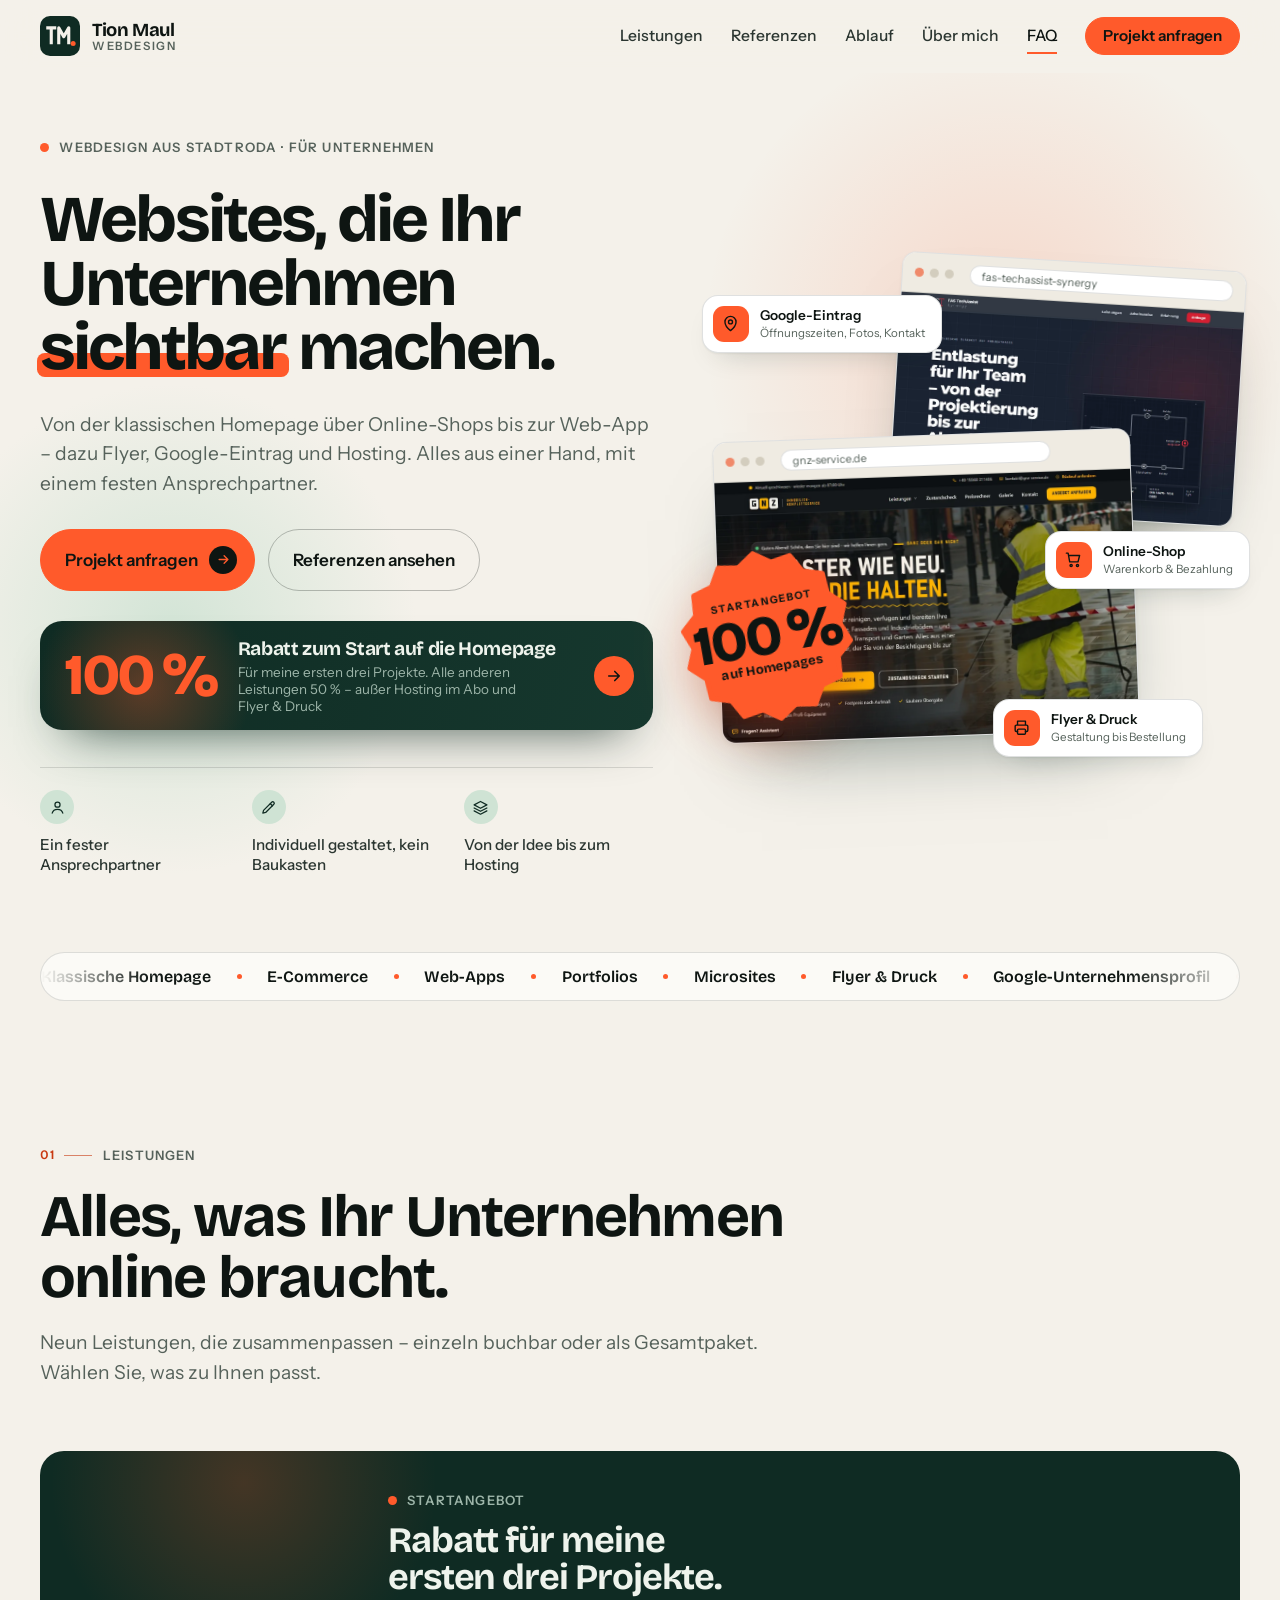
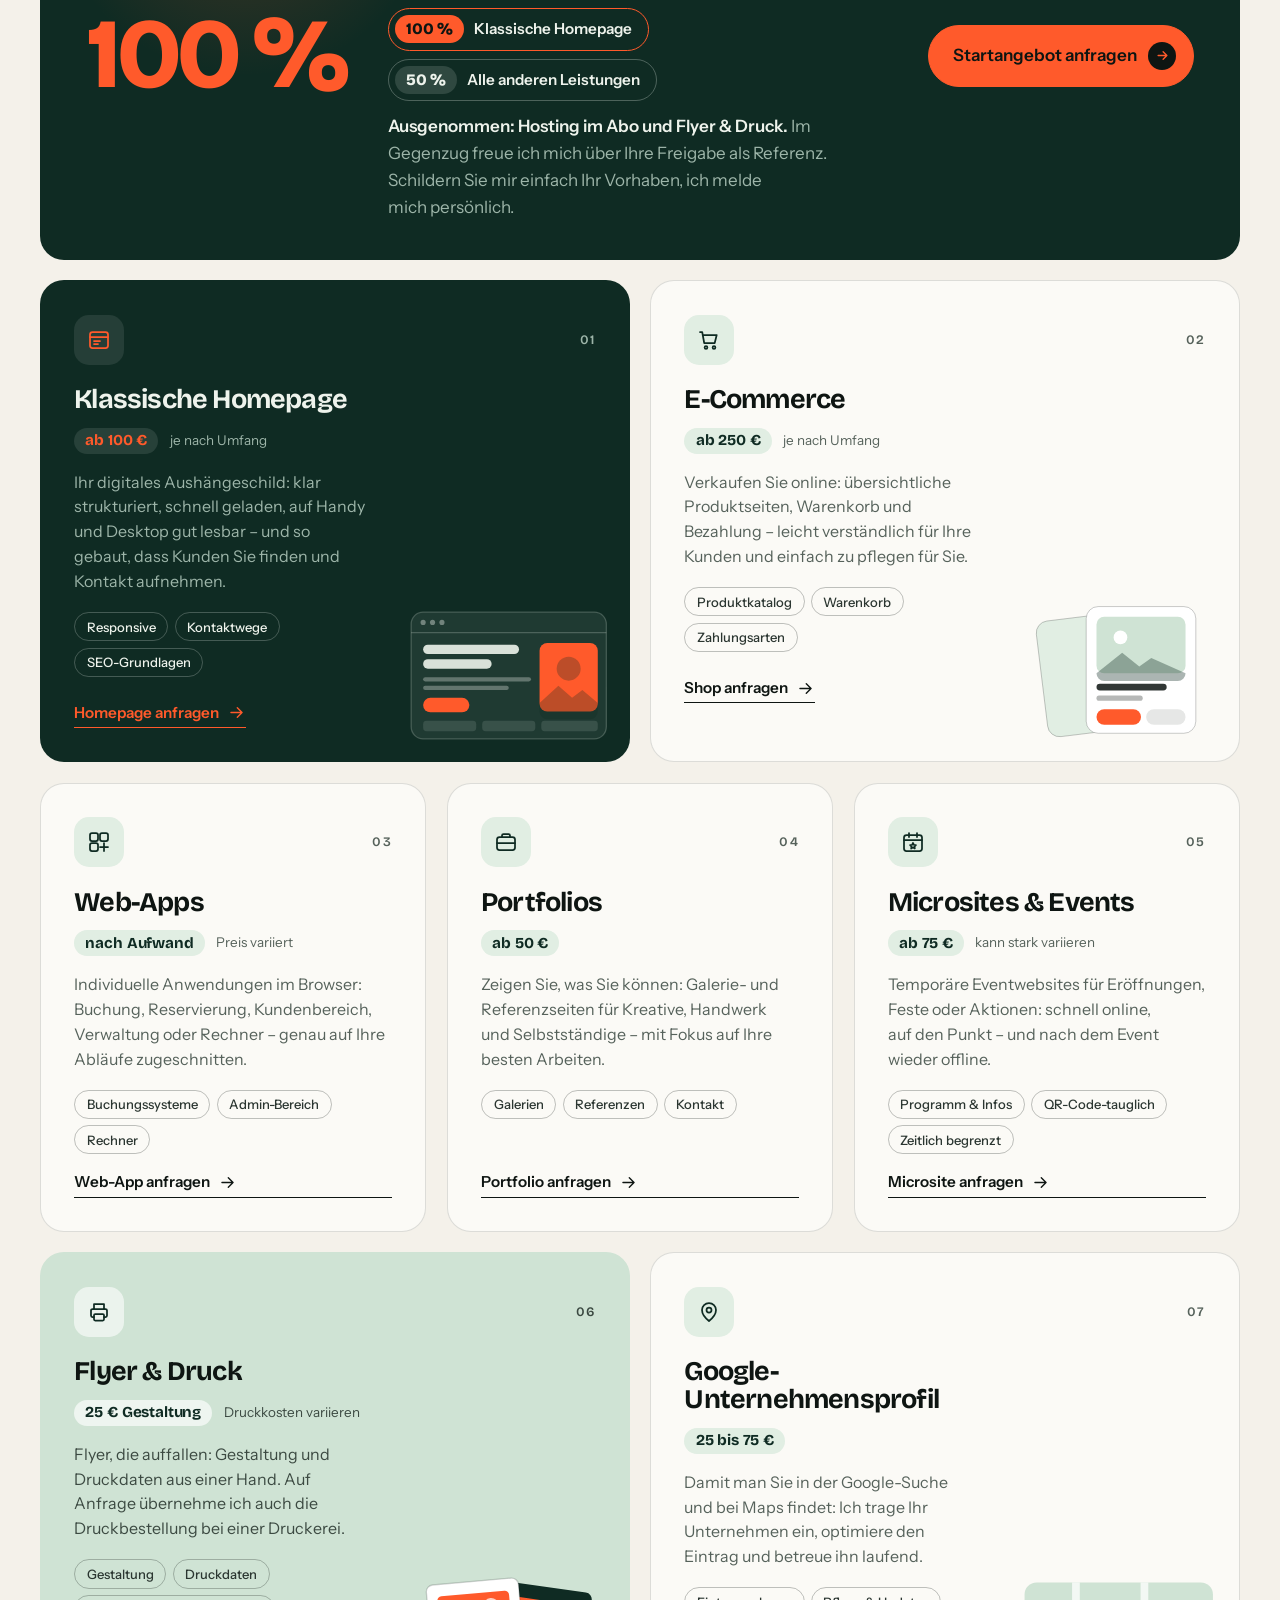
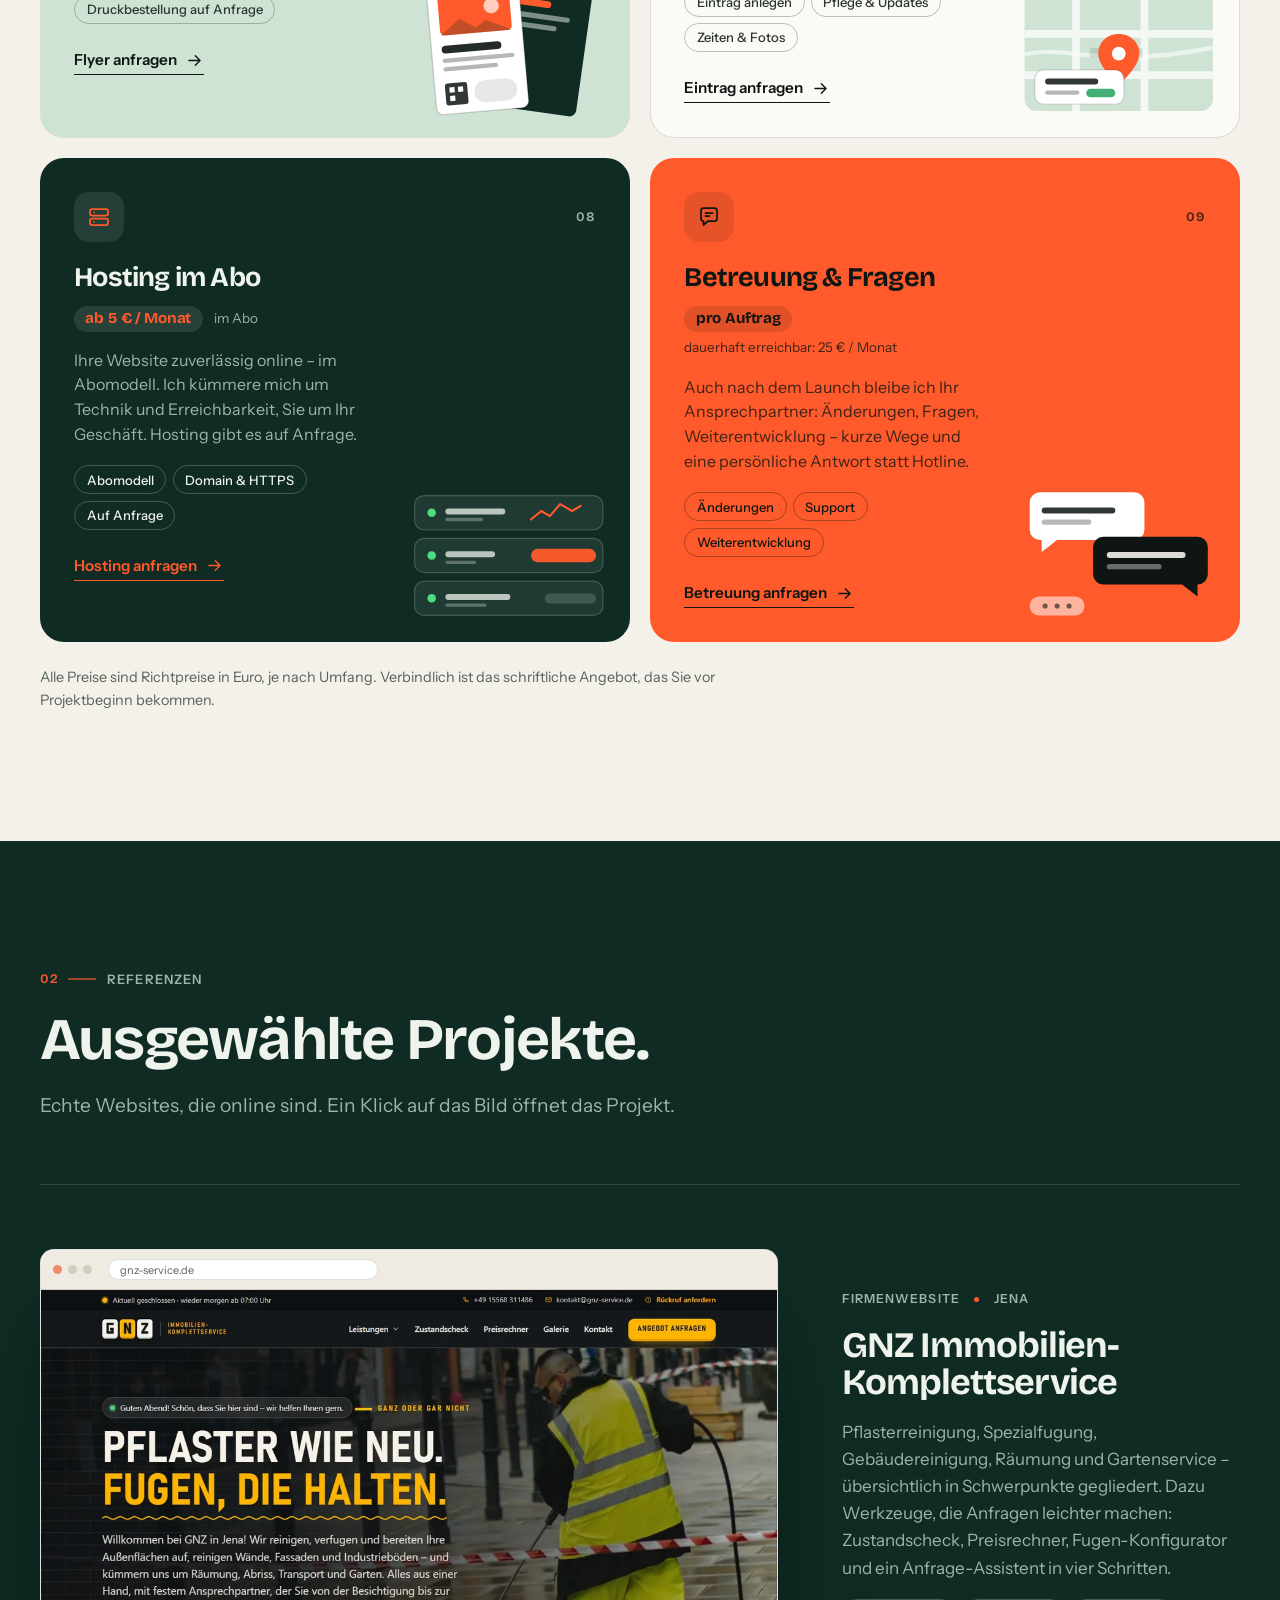
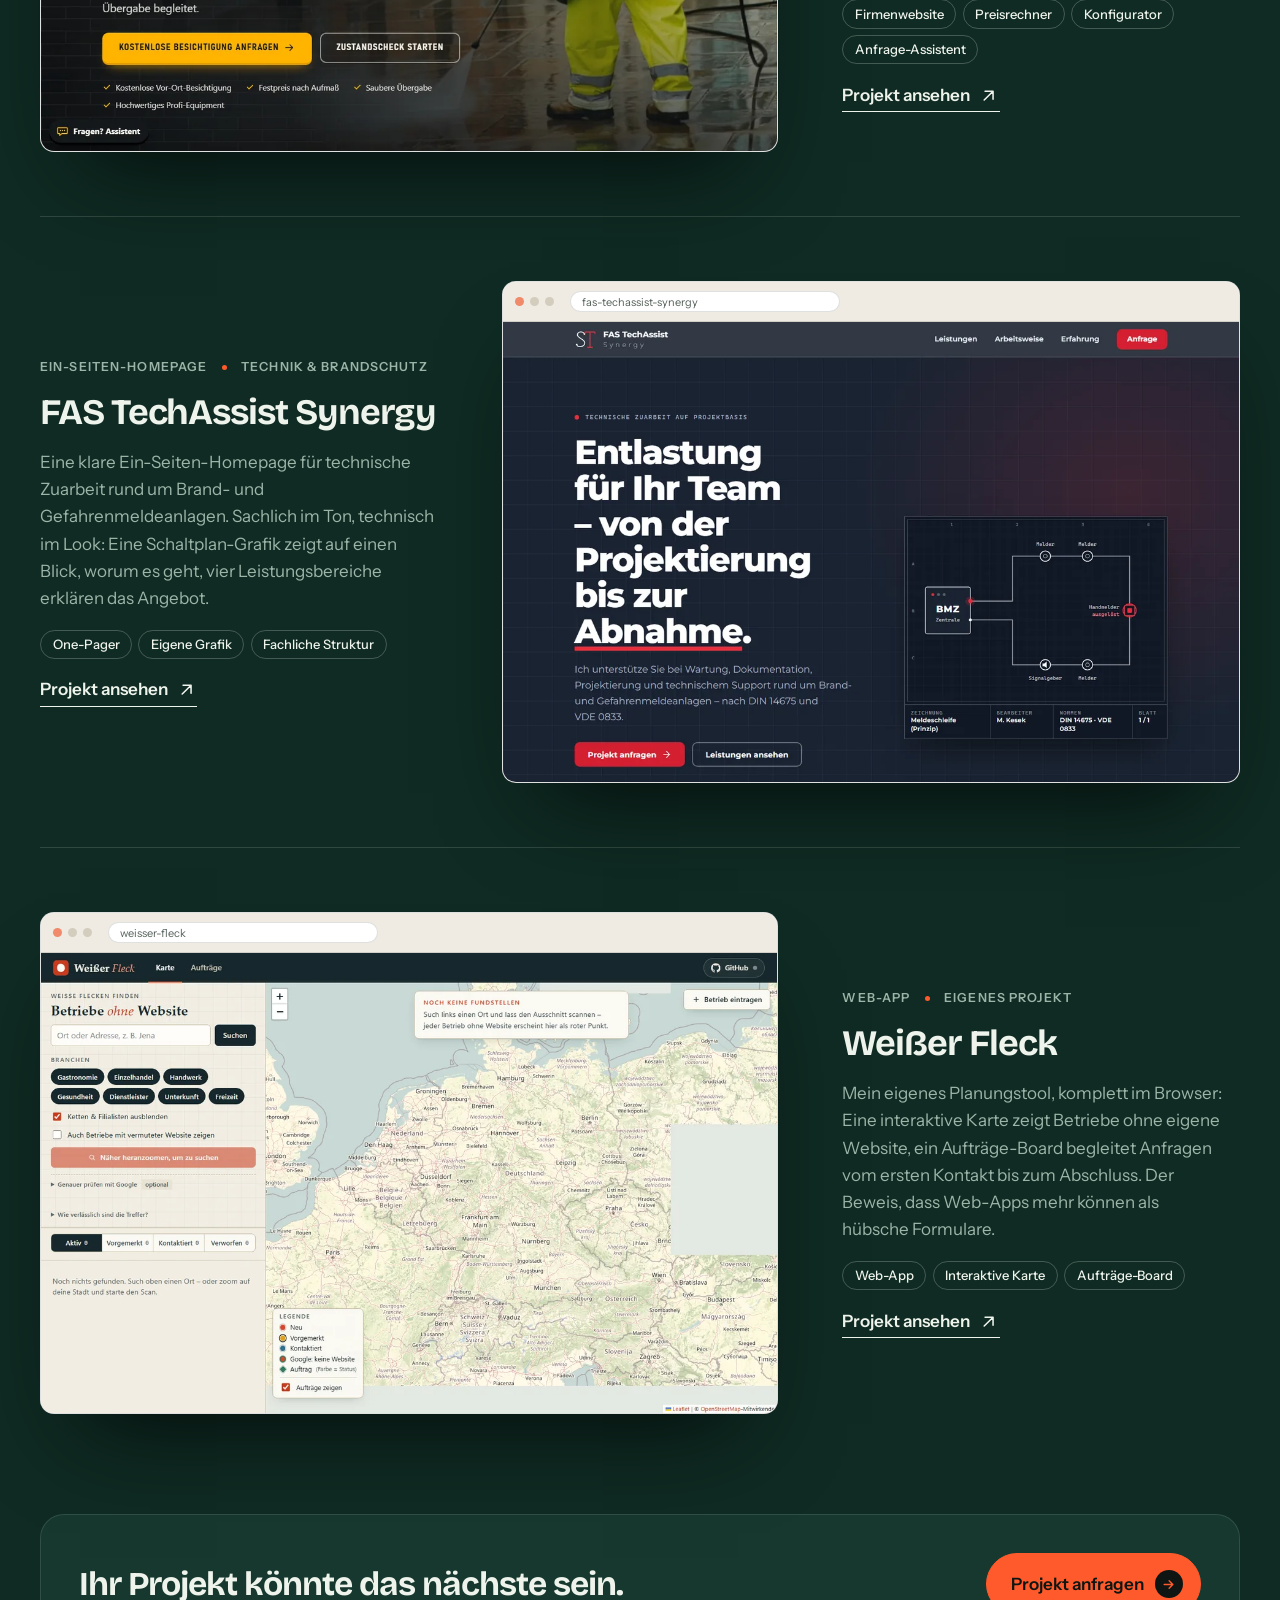
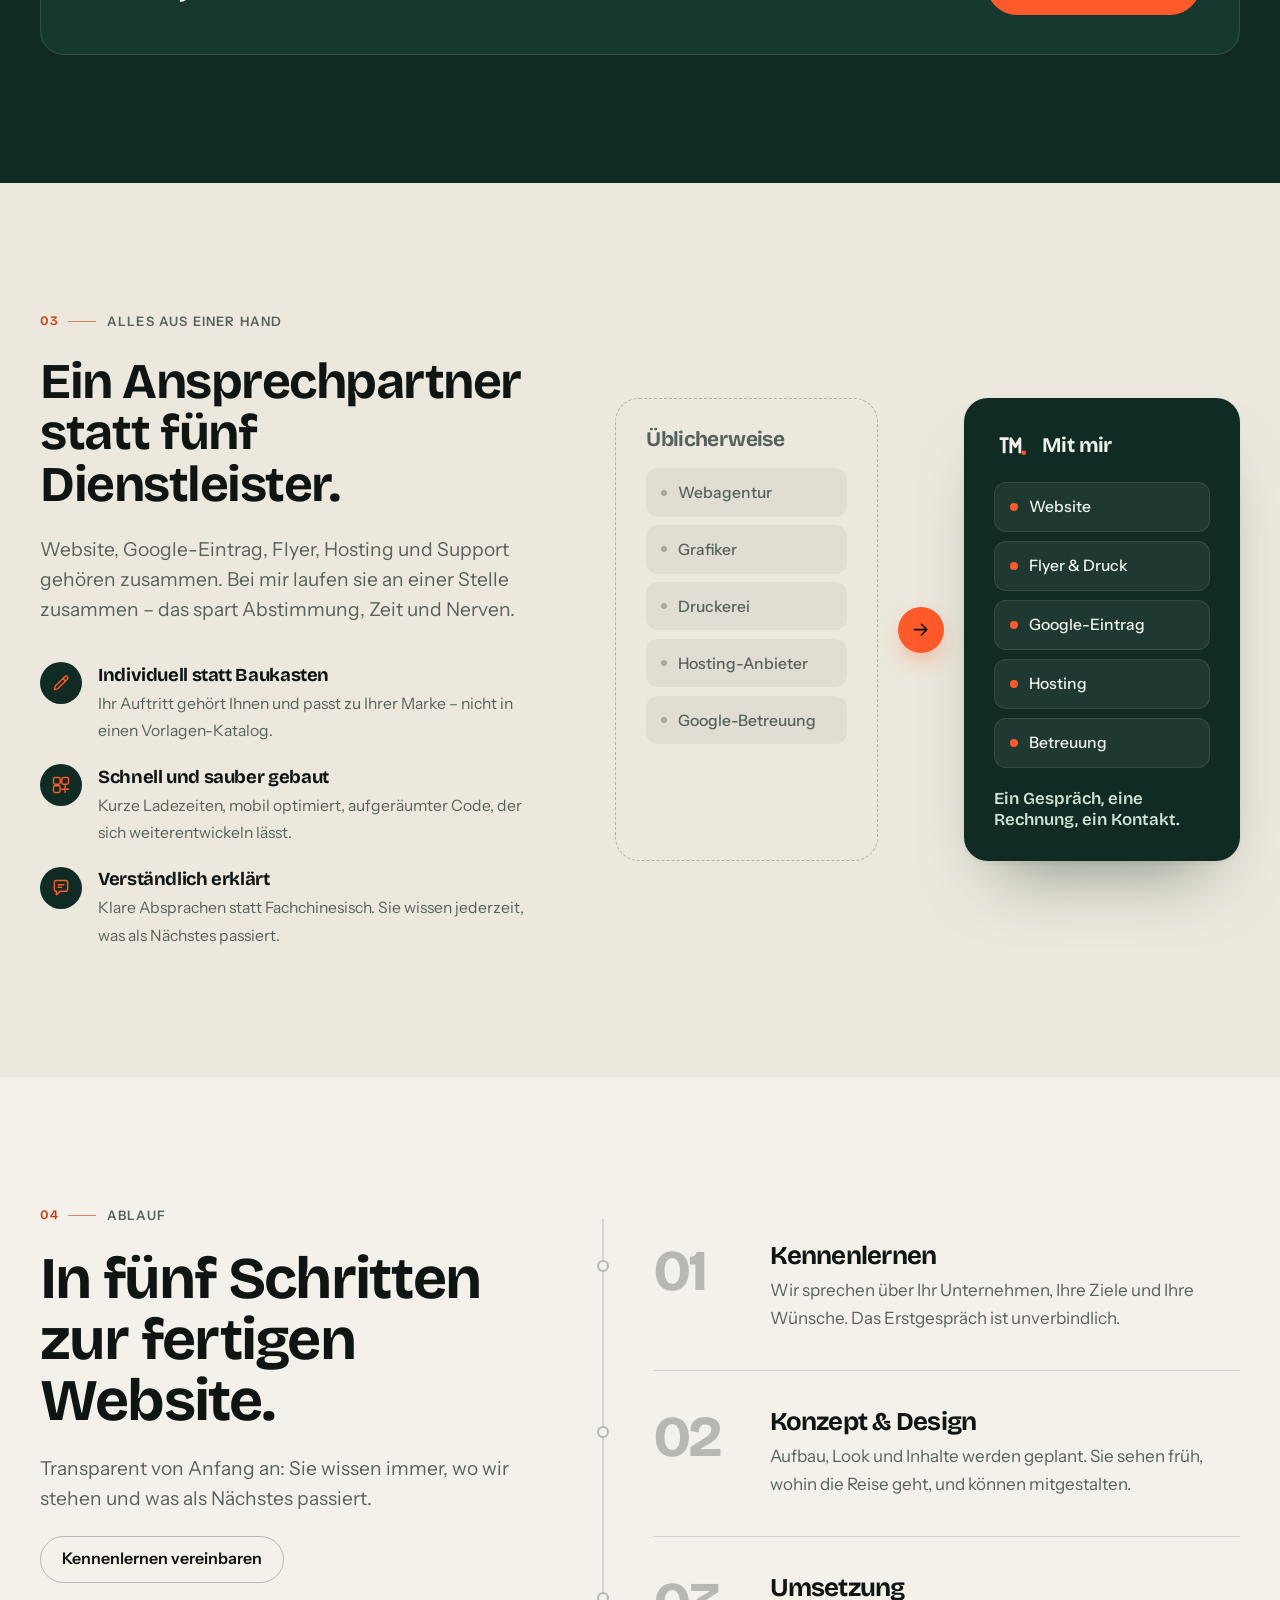
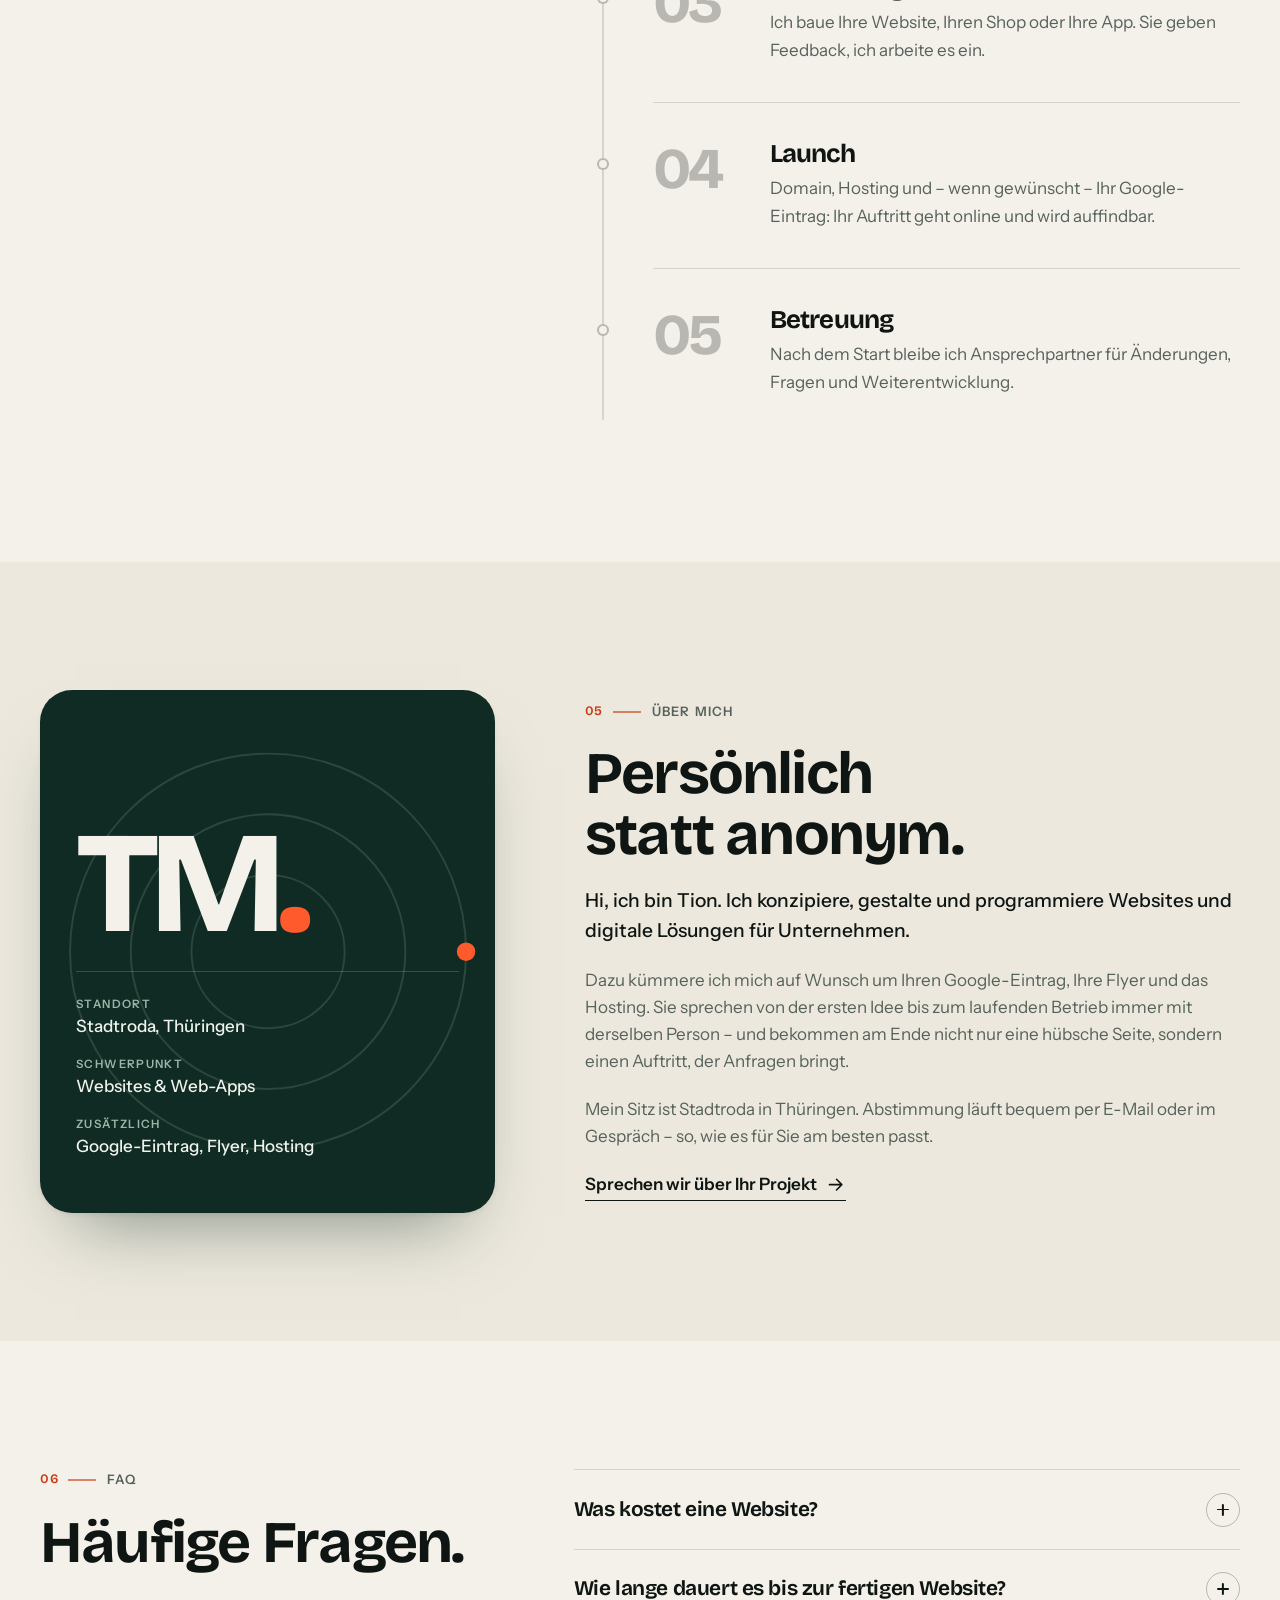
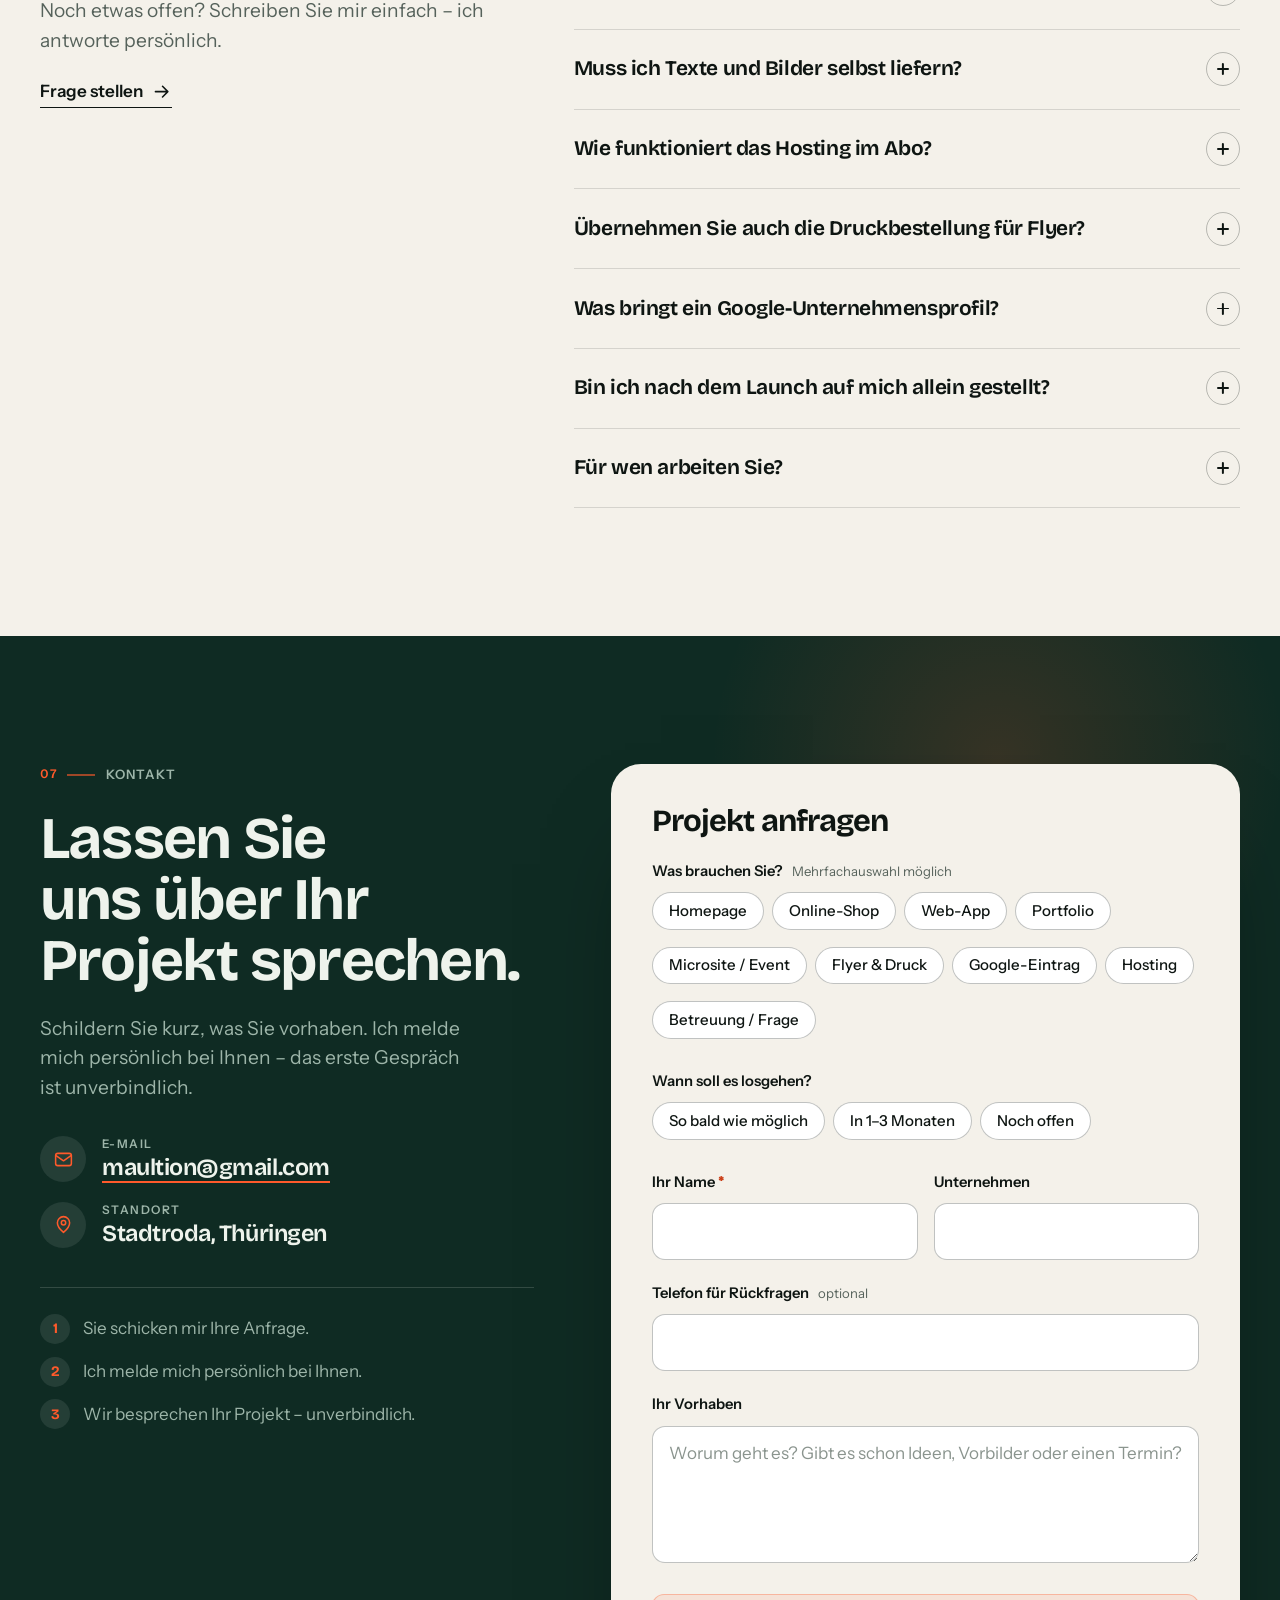
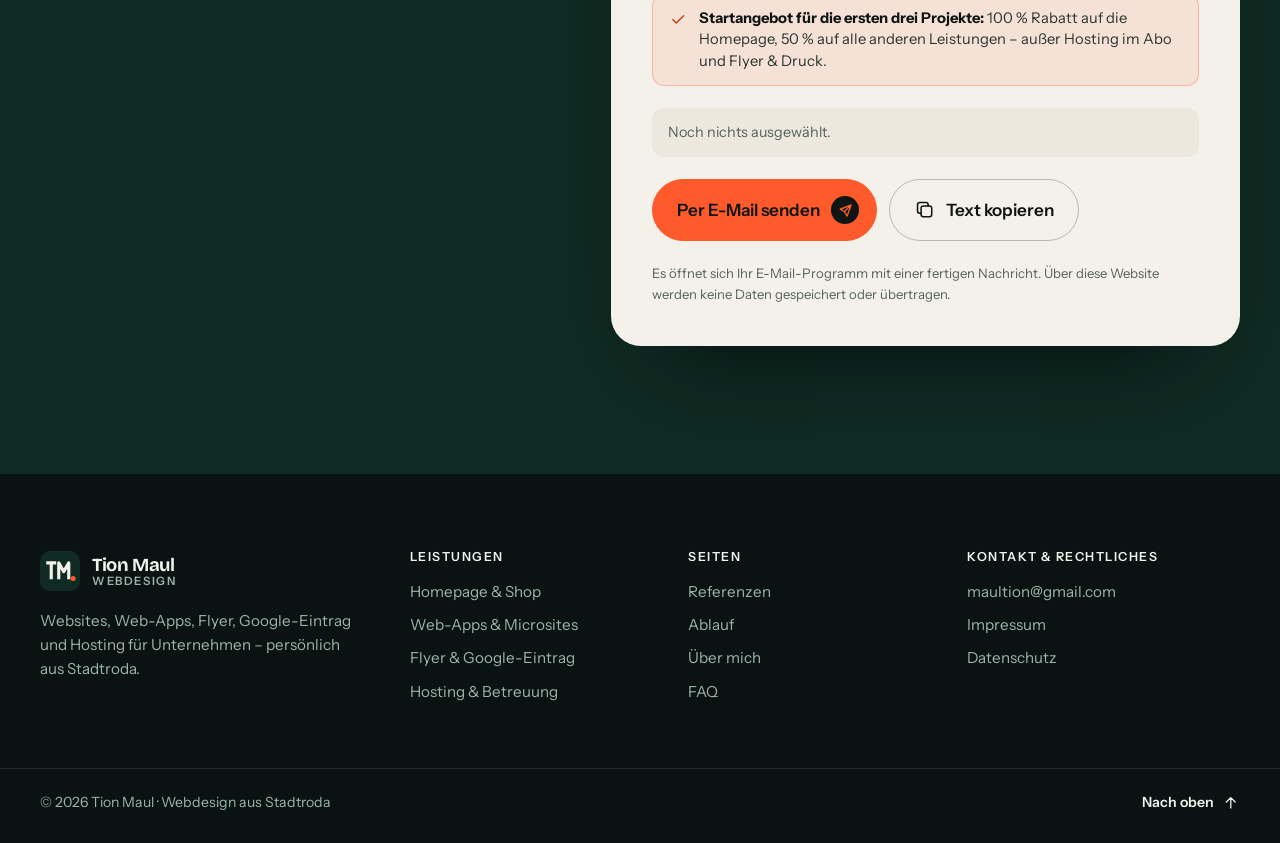
<file: index.html>
<!doctype html>
<html lang="de">
<head>
  <meta charset="utf-8">
  <meta name="viewport" content="width=device-width, initial-scale=1">
  <title>Tion Maul – Webdesign aus Stadtroda | Homepage, Online-Shop & Web-Apps</title>
  <meta name="description" content="Webdesign für Unternehmen: klassische Homepage, E-Commerce, Web-Apps, Portfolios, Microsites, Flyer mit Druckbestellung, Google-Unternehmensprofil und Hosting im Abo – persönlich von Tion Maul aus Stadtroda.">
  <meta name="theme-color" content="#F4F1EA">
  <meta property="og:type" content="website">
  <meta property="og:locale" content="de_DE">
  <meta property="og:title" content="Tion Maul – Webdesign aus Stadtroda">
  <meta property="og:description" content="Websites, die Ihr Unternehmen sichtbar machen: Homepage, Online-Shop, Web-Apps, Flyer, Google-Eintrag und Hosting aus einer Hand.">
  <meta property="og:site_name" content="Tion Maul – Webdesign">
  <!-- domain:start -->
  <link rel="canonical" href="https://maultion-commits.github.io/tion-maul-website/">
  <meta property="og:url" content="https://maultion-commits.github.io/tion-maul-website/">
  <meta property="og:image" content="https://maultion-commits.github.io/tion-maul-website/assets/og-image.jpg">
  <meta property="og:image:width" content="1200">
  <meta property="og:image:height" content="630">
  <meta property="og:image:alt" content="Tion Maul – Webdesign: Websites, die Ihr Unternehmen sichtbar machen, mit Vorschau auf zwei Referenzprojekte">
  <meta name="twitter:card" content="summary_large_image">
  <meta name="twitter:title" content="Tion Maul – Webdesign aus Stadtroda">
  <meta name="twitter:image" content="https://maultion-commits.github.io/tion-maul-website/assets/og-image.jpg">
  <script type="application/ld+json">
  { "@context": "https://schema.org", "@type": "WebSite", "name": "Tion Maul – Webdesign", "url": "https://maultion-commits.github.io/tion-maul-website/", "inLanguage": "de-DE" }
  </script>
  <!-- domain:end -->
  <link rel="icon" href="assets/favicon.svg" type="image/svg+xml">
  <link rel="preload" href="assets/fonts/bricolage-grotesque-latin-wght-normal.woff2" as="font" type="font/woff2" crossorigin>
  <link rel="preload" href="assets/fonts/instrument-sans-latin-wght-normal.woff2" as="font" type="font/woff2" crossorigin>
  <link rel="stylesheet" href="assets/styles.css">
  <script src="assets/boot.js"></script>
  <script type="application/ld+json">
  {
    "@context": "https://schema.org",
    "@type": "ProfessionalService",
    "name": "Tion Maul – Webdesign",
    "description": "Webdesign für Unternehmen: Homepage, E-Commerce, Web-Apps, Portfolios, Microsites, Flyer, Google-Unternehmensprofil und Hosting.",
    "founder": { "@type": "Person", "name": "Tion Maul" },
    "email": "maultion@gmail.com",
    "address": { "@type": "PostalAddress", "addressLocality": "Stadtroda", "addressRegion": "Thüringen", "addressCountry": "DE" },
    "areaServed": "DE",
    "makesOffer": [
      { "@type": "Offer", "itemOffered": { "@type": "Service", "name": "Klassische Homepage" } },
      { "@type": "Offer", "itemOffered": { "@type": "Service", "name": "E-Commerce" } },
      { "@type": "Offer", "itemOffered": { "@type": "Service", "name": "Web-Apps" } },
      { "@type": "Offer", "itemOffered": { "@type": "Service", "name": "Portfolio-Websites" } },
      { "@type": "Offer", "itemOffered": { "@type": "Service", "name": "Microsites für Events" } },
      { "@type": "Offer", "itemOffered": { "@type": "Service", "name": "Flyer-Gestaltung und Druckbestellung" } },
      { "@type": "Offer", "itemOffered": { "@type": "Service", "name": "Google-Unternehmensprofil" } },
      { "@type": "Offer", "itemOffered": { "@type": "Service", "name": "Hosting im Abomodell" } },
      { "@type": "Offer", "itemOffered": { "@type": "Service", "name": "Website-Betreuung" } }
    ]
  }
  </script>
</head>
<body>

<!-- Icon-Sprite -->
<svg class="sprite" aria-hidden="true" focusable="false">
  <symbol id="logo" viewBox="0 0 64 64">
    <rect width="64" height="64" rx="16" class="logo-bg"/>
    <path d="M10 19h16M18 19v26M30 45V19l8 14 8-14v26" class="logo-stroke" fill="none" stroke-width="5" stroke-linejoin="round"/>
    <circle cx="53" cy="44" r="4" class="logo-dot"/>
  </symbol>
  <symbol id="i-arrow" viewBox="0 0 24 24"><path d="M5 12h14M13 6l6 6-6 6"/></symbol>
  <symbol id="i-arrow-ur" viewBox="0 0 24 24"><path d="M7 17L17 7M8 7h9v9"/></symbol>
  <symbol id="i-up" viewBox="0 0 24 24"><path d="M12 19V5M6 11l6-6 6 6"/></symbol>
  <symbol id="i-check" viewBox="0 0 24 24"><path d="M5 12.5l4.5 4.5L19 7.5"/></symbol>
  <symbol id="i-plus" viewBox="0 0 24 24"><path d="M12 5v14M5 12h14"/></symbol>
  <symbol id="i-menu" viewBox="0 0 24 24"><path d="M4 8h16M4 16h16"/></symbol>
  <symbol id="i-close" viewBox="0 0 24 24"><path d="M6 6l12 12M18 6L6 18"/></symbol>
  <symbol id="i-mail" viewBox="0 0 24 24"><rect x="3" y="5" width="18" height="14" rx="2.5"/><path d="M3.5 7.5l8.5 6 8.5-6"/></symbol>
  <symbol id="i-send" viewBox="0 0 24 24"><path d="M21 3L10 14M21 3l-6.5 18-4-7-7-4L21 3z"/></symbol>
  <symbol id="i-copy" viewBox="0 0 24 24"><rect x="8" y="8" width="12" height="12" rx="2.5"/><path d="M16 8V6.5A2.5 2.5 0 0 0 13.5 4h-7A2.5 2.5 0 0 0 4 6.5v7A2.5 2.5 0 0 0 6.5 16H8"/></symbol>
  <symbol id="i-user" viewBox="0 0 24 24"><circle cx="12" cy="8" r="3.6"/><path d="M4.5 20c.9-3.6 3.8-5.5 7.5-5.5s6.6 1.9 7.5 5.5"/></symbol>
  <symbol id="i-pen" viewBox="0 0 24 24"><path d="M4 20l1-4L16.5 4.5a2.1 2.1 0 0 1 3 3L8 19l-4 1z"/><path d="M14.5 6.5l3 3"/></symbol>
  <symbol id="i-layers" viewBox="0 0 24 24"><path d="M12 3.5l9 4.8-9 4.8-9-4.8 9-4.8z"/><path d="M3 12.6l9 4.8 9-4.8M3 16.8l9 4.7 9-4.7"/></symbol>
  <symbol id="i-pin" viewBox="0 0 24 24"><path d="M12 21s7-5.6 7-11a7 7 0 1 0-14 0c0 5.4 7 11 7 11z"/><circle cx="12" cy="10" r="2.5"/></symbol>
  <symbol id="i-home" viewBox="0 0 24 24"><rect x="3" y="4" width="18" height="16" rx="2.5"/><path d="M3 9h18M7 13h6M7 16h4"/></symbol>
  <symbol id="i-cart" viewBox="0 0 24 24"><path d="M3 4h2.2l2 11h10.5l2-8H6.3"/><circle cx="9" cy="19.5" r="1.4"/><circle cx="17" cy="19.5" r="1.4"/></symbol>
  <symbol id="i-app" viewBox="0 0 24 24"><rect x="3" y="3" width="8" height="8" rx="2"/><rect x="13" y="3" width="8" height="8" rx="2"/><rect x="3" y="13" width="8" height="8" rx="2"/><path d="M17 13v8M13 17h8"/></symbol>
  <symbol id="i-portfolio" viewBox="0 0 24 24"><rect x="3" y="7" width="18" height="13" rx="2.5"/><path d="M8 7V5.5A1.5 1.5 0 0 1 9.5 4h5A1.5 1.5 0 0 1 16 5.5V7M3 13h18"/></symbol>
  <symbol id="i-event" viewBox="0 0 24 24"><rect x="3" y="5" width="18" height="16" rx="2.5"/><path d="M3 10h18M8 3v4M16 3v4M12 13l.9 1.8 2 .3-1.45 1.4.35 2-1.8-.95-1.8.95.35-2-1.45-1.4 2-.3z"/></symbol>
  <symbol id="i-print" viewBox="0 0 24 24"><path d="M7 9V4h10v5M7 17H5.5A1.5 1.5 0 0 1 4 15.5V10.5A1.5 1.5 0 0 1 5.5 9h13a1.5 1.5 0 0 1 1.5 1.5v5a1.5 1.5 0 0 1-1.5 1.5H17"/><rect x="7" y="14" width="10" height="6.5" rx="1.2"/></symbol>
  <symbol id="i-server" viewBox="0 0 24 24"><rect x="3" y="4" width="18" height="6.5" rx="2"/><rect x="3" y="13.5" width="18" height="6.5" rx="2"/><path d="M7 7.25h.01M7 16.75h.01"/></symbol>
  <symbol id="i-chat" viewBox="0 0 24 24"><path d="M4 5.5A2.5 2.5 0 0 1 6.5 3h11A2.5 2.5 0 0 1 20 5.5v8a2.5 2.5 0 0 1-2.5 2.5H11l-4.5 4v-4h0A2.5 2.5 0 0 1 4 13.5z"/><path d="M8.5 8h7M8.5 11h4"/></symbol>
</svg>

<a class="skip" href="#main">Zum Inhalt springen</a>

<header class="site-header" id="top">
  <div class="container header-inner">
    <a class="brand" href="#top" aria-label="Tion Maul – Webdesign, zum Seitenanfang">
      <svg class="brand-mark" viewBox="0 0 64 64" aria-hidden="true"><use href="#logo"/></svg>
      <span class="brand-text"><strong>Tion Maul</strong><small>Webdesign</small></span>
    </a>
    <nav class="main-nav" id="main-nav" aria-label="Hauptnavigation">
      <a href="#leistungen">Leistungen</a>
      <a href="#referenzen">Referenzen</a>
      <a href="#ablauf">Ablauf</a>
      <a href="#ueber-mich">Über mich</a>
      <a href="#faq">FAQ</a>
      <a class="btn btn-primary btn-sm nav-cta" href="#kontakt">Projekt anfragen</a>
    </nav>
    <button class="nav-toggle" type="button" aria-expanded="false" aria-controls="main-nav">
      <span class="sr">Menü öffnen</span>
      <svg class="ico ico-open" aria-hidden="true"><use href="#i-menu"/></svg>
      <svg class="ico ico-close" aria-hidden="true"><use href="#i-close"/></svg>
    </button>
  </div>
  <div class="progress" aria-hidden="true"><span></span></div>
</header>

<main id="main">

  <!-- ============ HERO ============ -->
  <section class="hero" aria-labelledby="hero-title">
    <div class="container hero-grid">
      <div class="hero-copy">
        <p class="kicker anim-in"><span class="dot"></span>Webdesign aus Stadtroda · für Unternehmen</p>
        <h1 id="hero-title" class="anim-in">Websites, die Ihr Unternehmen <span class="hl">sichtbar</span> machen.</h1>
        <p class="lead anim-in">Von der klassischen Homepage über Online-Shops bis zur Web-App – dazu Flyer, Google-Eintrag und Hosting. Alles aus einer Hand, mit einem festen Ansprechpartner.</p>
        <div class="hero-cta anim-in">
          <a class="btn btn-primary btn-lg" href="#kontakt">Projekt anfragen <span class="btn-ic"><svg class="ico" aria-hidden="true"><use href="#i-arrow"/></svg></span></a>
          <a class="btn btn-ghost btn-lg" href="#referenzen">Referenzen ansehen</a>
        </div>
        <a class="offer-banner anim-in" href="#startangebot">
          <span class="offer-banner-big" aria-hidden="true">100&nbsp;%</span>
          <span class="offer-banner-text"><strong><span class="sr">100 % </span>Rabatt zum Start auf die Homepage</strong><small>Für meine ersten drei Projekte. Alle anderen Leistungen 50&nbsp;% – außer Hosting im Abo und Flyer&nbsp;&amp;&nbsp;Druck</small></span>
          <span class="offer-banner-go" aria-hidden="true"><svg class="ico"><use href="#i-arrow"/></svg></span>
        </a>
        <ul class="hero-points anim-in">
          <li><span class="pt-ic"><svg class="ico" aria-hidden="true"><use href="#i-user"/></svg></span>Ein fester Ansprechpartner</li>
          <li><span class="pt-ic"><svg class="ico" aria-hidden="true"><use href="#i-pen"/></svg></span>Individuell gestaltet, kein Baukasten</li>
          <li><span class="pt-ic"><svg class="ico" aria-hidden="true"><use href="#i-layers"/></svg></span>Von der Idee bis zum Hosting</li>
        </ul>
      </div>

      <div class="hero-visual" aria-hidden="true">
        <div class="stage">
          <div class="layer l-back"><div class="float f2">
            <figure class="browser">
              <div class="browser-bar"><i></i><i></i><i></i><span class="url">fas-techassist-synergy</span></div>
              <img src="assets/img/ref-fas.webp" width="1200" height="750" alt="" decoding="async">
            </figure>
          </div></div>
          <div class="layer l-front"><div class="float f1">
            <figure class="browser">
              <div class="browser-bar"><i></i><i></i><i></i><span class="url">gnz-service.de</span></div>
              <img src="assets/img/ref-gnz.webp" width="1200" height="750" alt="" decoding="async" fetchpriority="high">
            </figure>
          </div></div>
          <div class="layer l-chip c-google"><div class="float f3">
            <div class="chip-card"><span class="chip-ic"><svg class="ico"><use href="#i-pin"/></svg></span><span><strong>Google-Eintrag</strong><small>Öffnungszeiten, Fotos, Kontakt</small></span></div>
          </div></div>
          <div class="layer l-chip c-shop"><div class="float f4">
            <div class="chip-card"><span class="chip-ic"><svg class="ico"><use href="#i-cart"/></svg></span><span><strong>Online-Shop</strong><small>Warenkorb &amp; Bezahlung</small></span></div>
          </div></div>
          <div class="layer l-chip c-offer"><div class="float f5">
            <div class="offer-sticker">
              <svg class="burst" viewBox="0 0 200 200" aria-hidden="true"><polygon points="100.0,3.0 119.1,16.2 142.1,12.6 153.6,32.8 175.8,39.5 177.5,62.7 194.6,78.4 186.0,100.0 194.6,121.6 177.5,137.3 175.8,160.5 153.6,167.2 142.1,187.4 119.1,183.8 100.0,197.0 80.9,183.8 57.9,187.4 46.4,167.2 24.2,160.5 22.5,137.3 5.4,121.6 14.0,100.0 5.4,78.4 22.5,62.7 24.2,39.5 46.4,32.8 57.9,12.6 80.9,16.2"/></svg>
              <small>Startangebot</small><b>100&nbsp;%</b><span>auf Homepages</span>
            </div>
          </div></div>
          <div class="layer l-chip c-flyer"><div class="float f2">
            <div class="chip-card"><span class="chip-ic"><svg class="ico"><use href="#i-print"/></svg></span><span><strong>Flyer &amp; Druck</strong><small>Gestaltung bis Bestellung</small></span></div>
          </div></div>
        </div>
      </div>
    </div>

    <div class="container marquee-wrap">
      <div class="marquee" aria-hidden="true">
        <div class="marquee-view">
          <div class="marquee-track">
            <div class="marquee-group"><span>Klassische Homepage</span><span>E-Commerce</span><span>Web-Apps</span><span>Portfolios</span><span>Microsites</span><span>Flyer &amp; Druck</span><span>Google-Unternehmensprofil</span><span>Hosting im Abo</span><span>Betreuung</span></div>
            <div class="marquee-group"><span>Klassische Homepage</span><span>E-Commerce</span><span>Web-Apps</span><span>Portfolios</span><span>Microsites</span><span>Flyer &amp; Druck</span><span>Google-Unternehmensprofil</span><span>Hosting im Abo</span><span>Betreuung</span></div>
          </div>
        </div>
      </div>
    </div>
  </section>

  <!-- ============ LEISTUNGEN ============ -->
  <section class="section" id="leistungen" aria-labelledby="leistungen-title">
    <div class="container">
      <header class="section-head" data-reveal>
        <p class="kicker"><span class="num">01</span>Leistungen</p>
        <h2 id="leistungen-title">Alles, was Ihr Unternehmen online braucht.</h2>
        <p class="lead">Neun Leistungen, die zusammenpassen – einzeln buchbar oder als Gesamtpaket. Wählen Sie, was zu Ihnen passt.</p>
      </header>

      <aside class="offer" id="startangebot" data-reveal aria-labelledby="offer-title">
        <p class="offer-big" aria-hidden="true">100&nbsp;%</p>
        <div class="offer-copy">
          <p class="kicker"><span class="dot"></span>Startangebot</p>
          <h3 id="offer-title">Rabatt für meine ersten drei Projekte.</h3>
          <ul class="offer-tiers">
            <li class="is-full"><b>100&nbsp;%</b> Klassische Homepage</li>
            <li><b>50&nbsp;%</b> Alle anderen Leistungen</li>
          </ul>
          <p><strong>Ausgenommen: Hosting im Abo und Flyer&nbsp;&amp;&nbsp;Druck.</strong> Im Gegenzug freue ich mich über Ihre Freigabe als Referenz. Schildern Sie mir einfach Ihr Vorhaben, ich melde mich persönlich.</p>
        </div>
        <a class="btn btn-primary btn-lg" href="#kontakt">Startangebot anfragen <span class="btn-ic"><svg class="ico" aria-hidden="true"><use href="#i-arrow"/></svg></span></a>
      </aside>

      <div class="bento" data-stagger>

        <article class="svc w3 dark" data-reveal>
          <div class="svc-main">
            <div class="svc-top"><span class="svc-ic"><svg class="ico" aria-hidden="true"><use href="#i-home"/></svg></span><span class="num">01</span></div>
            <h3>Klassische Homepage</h3>
            <div class="svc-price"><b>ab 100&nbsp;€</b><span>je nach Umfang</span></div>
            <p>Ihr digitales Aushängeschild: klar strukturiert, schnell geladen, auf Handy und Desktop gut lesbar – und so gebaut, dass Kunden Sie finden und Kontakt aufnehmen.</p>
            <ul class="tags"><li>Responsive</li><li>Kontaktwege</li><li>SEO-Grundlagen</li></ul>
            <button class="svc-cta" type="button" data-service="Klassische Homepage">Homepage anfragen <svg class="ico" aria-hidden="true"><use href="#i-arrow"/></svg></button>
          </div>
          <div class="svc-art" aria-hidden="true">
            <svg viewBox="0 0 240 160" fill="none">
              <rect x="6" y="6" width="228" height="148" rx="14" class="a" opacity=".07"/>
              <rect x="6" y="6" width="228" height="148" rx="14" class="l" opacity=".22"/>
              <path d="M6 30h228" class="l" opacity=".22"/>
              <circle cx="20" cy="18" r="3" class="a" opacity=".4"/><circle cx="31" cy="18" r="3" class="a" opacity=".4"/><circle cx="42" cy="18" r="3" class="a" opacity=".4"/>
              <rect x="20" y="44" width="112" height="11" rx="5.5" class="a" opacity=".9"/>
              <rect x="20" y="61" width="80" height="11" rx="5.5" class="a" opacity=".9"/>
              <rect x="20" y="82" width="126" height="5" rx="2.5" class="a" opacity=".32"/>
              <rect x="20" y="92" width="100" height="5" rx="2.5" class="a" opacity=".32"/>
              <rect x="20" y="106" width="54" height="17" rx="8.5" class="ac"/>
              <rect x="156" y="42" width="68" height="80" rx="9" class="ac"/>
              <circle cx="190" cy="72" r="14" fill="#0F2B23" opacity=".28"/>
              <path d="M156 112l22-20 16 14 12-9 18 15v10a9 9 0 0 1-9 9h-50a9 9 0 0 1-9-9z" fill="#0F2B23" opacity=".28"/>
              <rect x="20" y="133" width="62" height="12" rx="4" class="a" opacity=".12"/>
              <rect x="89" y="133" width="62" height="12" rx="4" class="a" opacity=".12"/>
              <rect x="158" y="133" width="66" height="12" rx="4" class="a" opacity=".12"/>
            </svg>
          </div>
        </article>

        <article class="svc w3" data-reveal>
          <div class="svc-main">
            <div class="svc-top"><span class="svc-ic"><svg class="ico" aria-hidden="true"><use href="#i-cart"/></svg></span><span class="num">02</span></div>
            <h3>E-Commerce</h3>
            <div class="svc-price"><b>ab 250&nbsp;€</b><span>je nach Umfang</span></div>
            <p>Verkaufen Sie online: übersichtliche Produktseiten, Warenkorb und Bezahlung – leicht verständlich für Ihre Kunden und einfach zu pflegen für Sie.</p>
            <ul class="tags"><li>Produktkatalog</li><li>Warenkorb</li><li>Zahlungsarten</li></ul>
            <button class="svc-cta" type="button" data-service="E-Commerce / Online-Shop">Shop anfragen <svg class="ico" aria-hidden="true"><use href="#i-arrow"/></svg></button>
          </div>
          <div class="svc-art" aria-hidden="true">
            <svg viewBox="0 0 240 170" fill="none">
              <g transform="rotate(-7 80 90)"><rect x="30" y="22" width="118" height="136" rx="14" class="card-a"/></g>
              <rect x="82" y="10" width="128" height="148" rx="14" class="card-b"/>
              <rect x="94" y="22" width="104" height="66" rx="9" class="mint-fill"/>
              <circle cx="122" cy="46" r="8" class="white-fill"/>
              <path d="M94 88l30-24 20 16 14-10 40 18v0a9 9 0 0 1-9 9H103a9 9 0 0 1-9-9z" class="forest-fill" opacity=".35"/>
              <rect x="94" y="100" width="82" height="8" rx="4" class="a" opacity=".85"/>
              <rect x="94" y="114" width="54" height="6" rx="3" class="a" opacity=".3"/>
              <rect x="94" y="130" width="52" height="18" rx="9" class="ac"/>
              <rect x="152" y="130" width="46" height="18" rx="9" class="a" opacity=".1"/>
            </svg>
          </div>
        </article>

        <article class="svc w2" data-reveal>
          <div class="svc-top"><span class="svc-ic"><svg class="ico" aria-hidden="true"><use href="#i-app"/></svg></span><span class="num">03</span></div>
          <h3>Web-Apps</h3>
          <div class="svc-price"><b>nach Aufwand</b><span>Preis variiert</span></div>
          <p>Individuelle Anwendungen im Browser: Buchung, Reservierung, Kundenbereich, Verwaltung oder Rechner – genau auf Ihre Abläufe zugeschnitten.</p>
          <ul class="tags"><li>Buchungssysteme</li><li>Admin-Bereich</li><li>Rechner</li></ul>
          <button class="svc-cta" type="button" data-service="Web-App">Web-App anfragen <svg class="ico" aria-hidden="true"><use href="#i-arrow"/></svg></button>
        </article>

        <article class="svc w2" data-reveal>
          <div class="svc-top"><span class="svc-ic"><svg class="ico" aria-hidden="true"><use href="#i-portfolio"/></svg></span><span class="num">04</span></div>
          <h3>Portfolios</h3>
          <div class="svc-price"><b>ab 50&nbsp;€</b></div>
          <p>Zeigen Sie, was Sie können: Galerie- und Referenzseiten für Kreative, Handwerk und Selbstständige – mit Fokus auf Ihre besten Arbeiten.</p>
          <ul class="tags"><li>Galerien</li><li>Referenzen</li><li>Kontakt</li></ul>
          <button class="svc-cta" type="button" data-service="Portfolio">Portfolio anfragen <svg class="ico" aria-hidden="true"><use href="#i-arrow"/></svg></button>
        </article>

        <article class="svc w2 s3" data-reveal>
          <div class="svc-top"><span class="svc-ic"><svg class="ico" aria-hidden="true"><use href="#i-event"/></svg></span><span class="num">05</span></div>
          <h3>Microsites &amp; Events</h3>
          <div class="svc-price"><b>ab 75&nbsp;€</b><span>kann stark variieren</span></div>
          <p>Temporäre Eventwebsites für Eröffnungen, Feste oder Aktionen: schnell online, auf den Punkt – und nach dem Event wieder offline.</p>
          <ul class="tags"><li>Programm &amp; Infos</li><li>QR-Code-tauglich</li><li>Zeitlich begrenzt</li></ul>
          <button class="svc-cta" type="button" data-service="Microsite für ein Event">Microsite anfragen <svg class="ico" aria-hidden="true"><use href="#i-arrow"/></svg></button>
        </article>

        <article class="svc w3 mint" data-reveal>
          <div class="svc-main">
            <div class="svc-top"><span class="svc-ic"><svg class="ico" aria-hidden="true"><use href="#i-print"/></svg></span><span class="num">06</span></div>
            <h3>Flyer &amp; Druck</h3>
            <div class="svc-price"><b>25&nbsp;€ Gestaltung</b><span>Druckkosten variieren</span></div>
            <p>Flyer, die auffallen: Gestaltung und Druckdaten aus einer Hand. Auf Anfrage übernehme ich auch die Druckbestellung bei einer Druckerei.</p>
            <ul class="tags"><li>Gestaltung</li><li>Druckdaten</li><li>Druckbestellung auf Anfrage</li></ul>
            <button class="svc-cta" type="button" data-service="Flyer & Druck">Flyer anfragen <svg class="ico" aria-hidden="true"><use href="#i-arrow"/></svg></button>
          </div>
          <div class="svc-art" aria-hidden="true">
            <svg viewBox="0 0 240 170" fill="none">
              <g transform="rotate(8 150 90)"><rect x="104" y="14" width="104" height="146" rx="8" class="forest-fill"/><rect x="116" y="30" width="46" height="8" rx="4" class="ac"/><rect x="116" y="46" width="70" height="6" rx="3" fill="#EEF3EC" opacity=".5"/><rect x="116" y="58" width="56" height="6" rx="3" fill="#EEF3EC" opacity=".5"/></g>
              <g transform="rotate(-5 90 90)">
                <rect x="30" y="8" width="108" height="152" rx="8" class="white-fill"/>
                <rect x="30" y="8" width="108" height="152" rx="8" class="l" opacity=".18"/>
                <rect x="42" y="22" width="84" height="46" rx="5" class="ac"/>
                <circle cx="104" cy="38" r="9" fill="#fff" opacity=".7"/>
                <path d="M42 68l24-18 18 12 12-8 30 14v0H42z" fill="#0F2B23" opacity=".25"/>
                <rect x="42" y="80" width="70" height="9" rx="4.5" class="a" opacity=".9"/>
                <rect x="42" y="95" width="84" height="5" rx="2.5" class="a" opacity=".3"/>
                <rect x="42" y="105" width="64" height="5" rx="2.5" class="a" opacity=".3"/>
                <rect x="42" y="124" width="26" height="26" rx="3" class="a" opacity=".85"/>
                <rect x="47" y="129" width="6" height="6" class="white-fill"/><rect x="57" y="129" width="6" height="6" class="white-fill"/><rect x="47" y="139" width="6" height="6" class="white-fill"/>
                <rect x="76" y="124" width="50" height="26" rx="13" class="a" opacity=".1"/>
              </g>
            </svg>
          </div>
        </article>

        <article class="svc w3" data-reveal>
          <div class="svc-main">
            <div class="svc-top"><span class="svc-ic"><svg class="ico" aria-hidden="true"><use href="#i-pin"/></svg></span><span class="num">07</span></div>
            <h3>Google-Unternehmensprofil</h3>
            <div class="svc-price"><b>25 bis 75&nbsp;€</b></div>
            <p>Damit man Sie in der Google-Suche und bei Maps findet: Ich trage Ihr Unternehmen ein, optimiere den Eintrag und betreue ihn laufend.</p>
            <ul class="tags"><li>Eintrag anlegen</li><li>Pflege &amp; Updates</li><li>Zeiten &amp; Fotos</li></ul>
            <button class="svc-cta" type="button" data-service="Google-Unternehmensprofil">Eintrag anfragen <svg class="ico" aria-hidden="true"><use href="#i-arrow"/></svg></button>
          </div>
          <div class="svc-art" aria-hidden="true">
            <svg viewBox="0 0 240 170" fill="none">
              <rect x="10" y="10" width="220" height="150" rx="14" class="mint-fill"/>
              <path d="M10 70h220M10 118h220M70 10v150M150 10v150" stroke="#fff" stroke-width="9" opacity=".75"/>
              <path d="M10 94c50-12 90 18 220-8" stroke="#fff" stroke-width="5" opacity=".6"/>
              <rect x="86" y="86" width="62" height="12" rx="3" class="forest-fill" opacity=".12"/>
              <path d="M120 70c-14 0-24 10-24 23 0 16 24 36 24 36s24-20 24-36c0-13-10-23-24-23z" class="ac"/>
              <circle cx="120" cy="93" r="8" fill="#fff"/>
              <rect x="22" y="112" width="104" height="40" rx="10" class="white-fill"/>
              <rect x="22" y="112" width="104" height="40" rx="10" class="l" opacity=".15"/>
              <rect x="34" y="122" width="62" height="7" rx="3.5" class="a" opacity=".85"/>
              <rect x="34" y="136" width="40" height="5" rx="2.5" class="a" opacity=".3"/>
              <rect x="82" y="134" width="34" height="10" rx="5" fill="#2FA866" opacity=".9"/>
            </svg>
          </div>
        </article>

        <article class="svc w3 dark" data-reveal>
          <div class="svc-main">
            <div class="svc-top"><span class="svc-ic"><svg class="ico" aria-hidden="true"><use href="#i-server"/></svg></span><span class="num">08</span></div>
            <h3>Hosting im Abo</h3>
            <div class="svc-price"><b>ab 5&nbsp;€ / Monat</b><span>im Abo</span></div>
            <p>Ihre Website zuverlässig online – im Abomodell. Ich kümmere mich um Technik und Erreichbarkeit, Sie um Ihr Geschäft. Hosting gibt es auf Anfrage.</p>
            <ul class="tags"><li>Abomodell</li><li>Domain &amp; HTTPS</li><li>Auf Anfrage</li></ul>
            <button class="svc-cta" type="button" data-service="Hosting im Abo">Hosting anfragen <svg class="ico" aria-hidden="true"><use href="#i-arrow"/></svg></button>
          </div>
          <div class="svc-art" aria-hidden="true">
            <svg viewBox="0 0 240 160" fill="none">
              <g>
                <rect x="10" y="10" width="220" height="40" rx="11" class="a" opacity=".07"/><rect x="10" y="10" width="220" height="40" rx="11" class="l" opacity=".2"/>
                <circle cx="30" cy="30" r="5" class="dot-live"/><rect x="46" y="25" width="70" height="7" rx="3.5" class="a" opacity=".75"/><rect x="46" y="36" width="44" height="4" rx="2" class="a" opacity=".3"/>
                <path d="M146 38l12-10 10 6 12-14 14 8 10-6" class="l-ac" stroke-width="2.5" stroke-linecap="round" stroke-linejoin="round"/>
              </g>
              <g>
                <rect x="10" y="60" width="220" height="40" rx="11" class="a" opacity=".07"/><rect x="10" y="60" width="220" height="40" rx="11" class="l" opacity=".2"/>
                <circle cx="30" cy="80" r="5" class="dot-live d2"/><rect x="46" y="75" width="58" height="7" rx="3.5" class="a" opacity=".75"/><rect x="46" y="86" width="36" height="4" rx="2" class="a" opacity=".3"/>
                <rect x="146" y="72" width="76" height="16" rx="8" class="ac" opacity=".95"/>
              </g>
              <g>
                <rect x="10" y="110" width="220" height="40" rx="11" class="a" opacity=".07"/><rect x="10" y="110" width="220" height="40" rx="11" class="l" opacity=".2"/>
                <circle cx="30" cy="130" r="5" class="dot-live d3"/><rect x="46" y="125" width="76" height="7" rx="3.5" class="a" opacity=".75"/><rect x="46" y="136" width="48" height="4" rx="2" class="a" opacity=".3"/>
                <rect x="162" y="124" width="60" height="12" rx="6" class="a" opacity=".16"/>
              </g>
            </svg>
          </div>
        </article>

        <article class="svc w3 accent" data-reveal>
          <div class="svc-main">
            <div class="svc-top"><span class="svc-ic"><svg class="ico" aria-hidden="true"><use href="#i-chat"/></svg></span><span class="num">09</span></div>
            <h3>Betreuung &amp; Fragen</h3>
            <div class="svc-price"><b>pro Auftrag</b><span>dauerhaft erreichbar: 25&nbsp;€ / Monat</span></div>
            <p>Auch nach dem Launch bleibe ich Ihr Ansprechpartner: Änderungen, Fragen, Weiterentwicklung – kurze Wege und eine persönliche Antwort statt Hotline.</p>
            <ul class="tags"><li>Änderungen</li><li>Support</li><li>Weiterentwicklung</li></ul>
            <button class="svc-cta" type="button" data-service="Betreuung & Fragen">Betreuung anfragen <svg class="ico" aria-hidden="true"><use href="#i-arrow"/></svg></button>
          </div>
          <div class="svc-art" aria-hidden="true">
            <svg viewBox="0 0 240 160" fill="none">
              <path d="M16 18a12 12 0 0 1 12-12h110a12 12 0 0 1 12 12v32a12 12 0 0 1-12 12H48l-18 14V62h-2a12 12 0 0 1-12-12z" class="white-fill"/>
              <rect x="30" y="24" width="86" height="7" rx="3.5" class="a" opacity=".85"/><rect x="30" y="38" width="58" height="6" rx="3" class="a" opacity=".3"/>
              <path d="M224 70a12 12 0 0 0-12-12H102a12 12 0 0 0-12 12v32a12 12 0 0 0 12 12h92l18 14v-14h0a12 12 0 0 0 12-12z" class="ink-fill"/>
              <rect x="106" y="76" width="92" height="7" rx="3.5" fill="#F4F1EA" opacity=".9"/><rect x="106" y="90" width="64" height="6" rx="3" fill="#F4F1EA" opacity=".4"/>
              <rect x="16" y="128" width="64" height="22" rx="11" class="white-fill" opacity=".55"/>
              <circle cx="34" cy="139" r="3" class="a" opacity=".6"/><circle cx="48" cy="139" r="3" class="a" opacity=".6"/><circle cx="62" cy="139" r="3" class="a" opacity=".6"/>
            </svg>
          </div>
        </article>

      </div>

      <p class="price-note">Alle Preise sind Richtpreise in Euro, je nach Umfang. Verbindlich ist das schriftliche Angebot, das Sie vor Projektbeginn bekommen.</p>
    </div>
  </section>

  <!-- ============ REFERENZEN ============ -->
  <section class="section section-dark" id="referenzen" aria-labelledby="referenzen-title">
    <div class="container">
      <header class="section-head" data-reveal>
        <p class="kicker"><span class="num">02</span>Referenzen</p>
        <h2 id="referenzen-title">Ausgewählte Projekte.</h2>
        <p class="lead">Echte Websites, die online sind. Ein Klick auf das Bild öffnet das Projekt.</p>
      </header>

      <div class="cases">

        <article class="case" data-reveal>
          <a class="case-media" href="https://gnz-service.de/" target="_blank" rel="noopener" aria-label="GNZ Immobilien-Komplettservice live ansehen (öffnet in neuem Tab)">
            <figure class="browser">
              <div class="browser-bar"><i></i><i></i><i></i><span class="url">gnz-service.de</span></div>
              <img src="assets/img/ref-gnz.webp" width="1200" height="750" loading="lazy" decoding="async" alt="Startseite von GNZ Immobilien-Komplettservice: Hochdruckreinigung eines Pflasters, Schlagzeile „Pflaster wie neu. Fugen, die halten.“">
            </figure>
            <span class="view-pill">Live ansehen <svg class="ico" aria-hidden="true"><use href="#i-arrow-ur"/></svg></span>
          </a>
          <div class="case-body">
            <p class="case-meta"><span>Firmenwebsite</span><span>Jena</span></p>
            <h3>GNZ Immobilien-Komplettservice</h3>
            <p>Pflasterreinigung, Spezialfugung, Gebäudereinigung, Räumung und Gartenservice – übersichtlich in Schwerpunkte gegliedert. Dazu Werkzeuge, die Anfragen leichter machen: Zustandscheck, Preisrechner, Fugen-Konfigurator und ein Anfrage-Assistent in vier Schritten.</p>
            <ul class="tags"><li>Firmenwebsite</li><li>Preisrechner</li><li>Konfigurator</li><li>Anfrage-Assistent</li></ul>
            <a class="link-arrow" href="https://gnz-service.de/" target="_blank" rel="noopener">Projekt ansehen <svg class="ico" aria-hidden="true"><use href="#i-arrow-ur"/></svg></a>
          </div>
        </article>

        <article class="case" data-reveal>
          <a class="case-media" href="https://maultion-commits.github.io/fas-techassist-synergy/" target="_blank" rel="noopener" aria-label="FAS TechAssist Synergy live ansehen (öffnet in neuem Tab)">
            <figure class="browser">
              <div class="browser-bar"><i></i><i></i><i></i><span class="url">fas-techassist-synergy</span></div>
              <img src="assets/img/ref-fas.webp" width="1200" height="750" loading="lazy" decoding="async" alt="Startseite von FAS TechAssist Synergy: Schlagzeile „Entlastung für Ihr Team“ neben einer Schaltplan-Grafik einer Brandmeldeanlage">
            </figure>
            <span class="view-pill">Live ansehen <svg class="ico" aria-hidden="true"><use href="#i-arrow-ur"/></svg></span>
          </a>
          <div class="case-body">
            <p class="case-meta"><span>Ein-Seiten-Homepage</span><span>Technik &amp; Brandschutz</span></p>
            <h3>FAS TechAssist Synergy</h3>
            <p>Eine klare Ein-Seiten-Homepage für technische Zuarbeit rund um Brand- und Gefahrenmeldeanlagen. Sachlich im Ton, technisch im Look: Eine Schaltplan-Grafik zeigt auf einen Blick, worum es geht, vier Leistungsbereiche erklären das Angebot.</p>
            <ul class="tags"><li>One-Pager</li><li>Eigene Grafik</li><li>Fachliche Struktur</li></ul>
            <a class="link-arrow" href="https://maultion-commits.github.io/fas-techassist-synergy/" target="_blank" rel="noopener">Projekt ansehen <svg class="ico" aria-hidden="true"><use href="#i-arrow-ur"/></svg></a>
          </div>
        </article>

        <article class="case" data-reveal>
          <a class="case-media" href="https://maultion-commits.github.io/weisser-fleck/" target="_blank" rel="noopener" aria-label="Weißer Fleck live ansehen (öffnet in neuem Tab)">
            <figure class="browser">
              <div class="browser-bar"><i></i><i></i><i></i><span class="url">weisser-fleck</span></div>
              <img src="assets/img/ref-fleck.webp" width="1200" height="750" loading="lazy" decoding="async" alt="Weißer Fleck: Web-App mit interaktiver Karte, Branchenfiltern und Aufträge-Board">
            </figure>
            <span class="view-pill">Live ansehen <svg class="ico" aria-hidden="true"><use href="#i-arrow-ur"/></svg></span>
          </a>
          <div class="case-body">
            <p class="case-meta"><span>Web-App</span><span>Eigenes Projekt</span></p>
            <h3>Weißer Fleck</h3>
            <p>Mein eigenes Planungstool, komplett im Browser: Eine interaktive Karte zeigt Betriebe ohne eigene Website, ein Aufträge-Board begleitet Anfragen vom ersten Kontakt bis zum Abschluss. Der Beweis, dass Web-Apps mehr können als hübsche Formulare.</p>
            <ul class="tags"><li>Web-App</li><li>Interaktive Karte</li><li>Aufträge-Board</li></ul>
            <a class="link-arrow" href="https://maultion-commits.github.io/weisser-fleck/" target="_blank" rel="noopener">Projekt ansehen <svg class="ico" aria-hidden="true"><use href="#i-arrow-ur"/></svg></a>
          </div>
        </article>

      </div>

      <div class="cases-cta" data-reveal>
        <p>Ihr Projekt könnte das nächste sein.</p>
        <a class="btn btn-primary btn-lg" href="#kontakt">Projekt anfragen <span class="btn-ic"><svg class="ico" aria-hidden="true"><use href="#i-arrow"/></svg></span></a>
      </div>
    </div>
  </section>

  <!-- ============ ALLES AUS EINER HAND ============ -->
  <section class="section section-alt" id="rundum" aria-labelledby="rundum-title">
    <div class="container split">
      <div class="split-copy" data-reveal>
        <p class="kicker"><span class="num">03</span>Alles aus einer Hand</p>
        <h2 id="rundum-title">Ein Ansprechpartner statt fünf Dienstleister.</h2>
        <p class="lead">Website, Google-Eintrag, Flyer, Hosting und Support gehören zusammen. Bei mir laufen sie an einer Stelle zusammen – das spart Abstimmung, Zeit und Nerven.</p>
        <ul class="principles">
          <li><span class="pt-ic"><svg class="ico" aria-hidden="true"><use href="#i-pen"/></svg></span><div><strong>Individuell statt Baukasten</strong><span>Ihr Auftritt gehört Ihnen und passt zu Ihrer Marke – nicht in einen Vorlagen-Katalog.</span></div></li>
          <li><span class="pt-ic"><svg class="ico" aria-hidden="true"><use href="#i-app"/></svg></span><div><strong>Schnell und sauber gebaut</strong><span>Kurze Ladezeiten, mobil optimiert, aufgeräumter Code, der sich weiterentwickeln lässt.</span></div></li>
          <li><span class="pt-ic"><svg class="ico" aria-hidden="true"><use href="#i-chat"/></svg></span><div><strong>Verständlich erklärt</strong><span>Klare Absprachen statt Fachchinesisch. Sie wissen jederzeit, was als Nächstes passiert.</span></div></li>
        </ul>
      </div>

      <div class="compare" data-reveal>
        <div class="compare-col compare-before">
          <h3>Üblicherweise</h3>
          <ul>
            <li>Webagentur</li>
            <li>Grafiker</li>
            <li>Druckerei</li>
            <li>Hosting-Anbieter</li>
            <li>Google-Betreuung</li>
          </ul>
        </div>
        <div class="compare-arrow" aria-hidden="true"><svg class="ico"><use href="#i-arrow"/></svg></div>
        <div class="compare-col compare-after">
          <div class="compare-head">
            <svg class="brand-mark" viewBox="0 0 64 64" aria-hidden="true"><use href="#logo"/></svg>
            <h3>Mit mir</h3>
          </div>
          <ul>
            <li>Website</li>
            <li>Flyer &amp; Druck</li>
            <li>Google-Eintrag</li>
            <li>Hosting</li>
            <li>Betreuung</li>
          </ul>
          <p>Ein Gespräch, eine Rechnung, ein Kontakt.</p>
        </div>
      </div>
    </div>
  </section>

  <!-- ============ ABLAUF ============ -->
  <section class="section" id="ablauf" aria-labelledby="ablauf-title">
    <div class="container process">
      <header class="process-intro" data-reveal>
        <p class="kicker"><span class="num">04</span>Ablauf</p>
        <h2 id="ablauf-title">In fünf Schritten zur fertigen Website.</h2>
        <p class="lead">Transparent von Anfang an: Sie wissen immer, wo wir stehen und was als Nächstes passiert.</p>
        <a class="btn btn-ghost" href="#kontakt">Kennenlernen vereinbaren</a>
      </header>

      <ol class="steps">
        <li class="step" data-reveal>
          <span class="step-num">01</span>
          <div><h3>Kennenlernen</h3><p>Wir sprechen über Ihr Unternehmen, Ihre Ziele und Ihre Wünsche. Das Erstgespräch ist unverbindlich.</p></div>
        </li>
        <li class="step" data-reveal>
          <span class="step-num">02</span>
          <div><h3>Konzept &amp; Design</h3><p>Aufbau, Look und Inhalte werden geplant. Sie sehen früh, wohin die Reise geht, und können mitgestalten.</p></div>
        </li>
        <li class="step" data-reveal>
          <span class="step-num">03</span>
          <div><h3>Umsetzung</h3><p>Ich baue Ihre Website, Ihren Shop oder Ihre App. Sie geben Feedback, ich arbeite es ein.</p></div>
        </li>
        <li class="step" data-reveal>
          <span class="step-num">04</span>
          <div><h3>Launch</h3><p>Domain, Hosting und – wenn gewünscht – Ihr Google-Eintrag: Ihr Auftritt geht online und wird auffindbar.</p></div>
        </li>
        <li class="step" data-reveal>
          <span class="step-num">05</span>
          <div><h3>Betreuung</h3><p>Nach dem Start bleibe ich Ansprechpartner für Änderungen, Fragen und Weiterentwicklung.</p></div>
        </li>
      </ol>
    </div>
  </section>

  <!-- ============ ÜBER MICH ============ -->
  <section class="section section-alt" id="ueber-mich" aria-labelledby="ueber-title">
    <div class="container about">
      <div class="profile" data-reveal>
        <div class="profile-card">
          <svg class="orbit" viewBox="0 0 400 400" aria-hidden="true" fill="none">
            <circle cx="200" cy="200" r="150" class="o1"/><circle cx="200" cy="200" r="104" class="o2"/><circle cx="200" cy="200" r="58" class="o3"/>
            <circle cx="350" cy="200" r="7" class="ac"/>
          </svg>
          <span class="mono" aria-hidden="true">TM<i>.</i></span>
          <dl class="facts">
            <div><dt>Standort</dt><dd>Stadtroda, Thüringen</dd></div>
            <div><dt>Schwerpunkt</dt><dd>Websites &amp; Web-Apps</dd></div>
            <div><dt>Zusätzlich</dt><dd>Google-Eintrag, Flyer, Hosting</dd></div>
          </dl>
        </div>
      </div>
      <div class="about-copy" data-reveal>
        <p class="kicker"><span class="num">05</span>Über mich</p>
        <h2 id="ueber-title">Persönlich statt anonym.</h2>
        <p class="lead">Hi, ich bin Tion. Ich konzipiere, gestalte und programmiere Websites und digitale Lösungen für Unternehmen.</p>
        <p>Dazu kümmere ich mich auf Wunsch um Ihren Google-Eintrag, Ihre Flyer und das Hosting. Sie sprechen von der ersten Idee bis zum laufenden Betrieb immer mit derselben Person – und bekommen am Ende nicht nur eine hübsche Seite, sondern einen Auftritt, der Anfragen bringt.</p>
        <p>Mein Sitz ist Stadtroda in Thüringen. Abstimmung läuft bequem per E-Mail oder im Gespräch – so, wie es für Sie am besten passt.</p>
        <a class="link-arrow" href="#kontakt">Sprechen wir über Ihr Projekt <svg class="ico" aria-hidden="true"><use href="#i-arrow"/></svg></a>
      </div>
    </div>
  </section>

  <!-- ============ FAQ ============ -->
  <section class="section" id="faq" aria-labelledby="faq-title">
    <div class="container faq-wrap">
      <header class="faq-intro" data-reveal>
        <p class="kicker"><span class="num">06</span>FAQ</p>
        <h2 id="faq-title">Häufige Fragen.</h2>
        <p class="lead">Noch etwas offen? Schreiben Sie mir einfach – ich antworte persönlich.</p>
        <a class="link-arrow" href="#kontakt">Frage stellen <svg class="ico" aria-hidden="true"><use href="#i-arrow"/></svg></a>
      </header>
      <div class="faq-list" data-stagger>
        <details class="faq-item" name="faq" data-reveal>
          <summary>Was kostet eine Website?<span class="plus" aria-hidden="true"></span></summary>
          <div class="faq-a"><p>Das hängt von Umfang und Funktionen ab: Eine einfache Homepage startet bei 100&nbsp;Euro, ein Portfolio bei 50&nbsp;Euro, ein Online-Shop bei 250&nbsp;Euro. Größere Projekte und Web-Apps kosten nach Aufwand. Nach einem kurzen Gespräch erhalten Sie ein schriftliches Angebot, bevor irgendetwas beginnt. Für meine ersten drei Projekte gilt außerdem das Startangebot: 100&nbsp;% Rabatt auf die klassische Homepage und 50&nbsp;% auf alle anderen Leistungen – außer Hosting im Abo und Flyer&nbsp;&amp;&nbsp;Druck.</p></div>
        </details>
        <details class="faq-item" name="faq" data-reveal>
          <summary>Wie lange dauert es bis zur fertigen Website?<span class="plus" aria-hidden="true"></span></summary>
          <div class="faq-a"><p>Kleine Projekte wie eine Microsite sind in der Regel deutlich schneller fertig als ein Online-Shop oder eine Web-App. Einen realistischen Zeitplan nenne ich Ihnen im Angebot.</p></div>
        </details>
        <details class="faq-item" name="faq" data-reveal>
          <summary>Muss ich Texte und Bilder selbst liefern?<span class="plus" aria-hidden="true"></span></summary>
          <div class="faq-a"><p>Wenn Sie Texte und Fotos haben, ist das ideal. Falls nicht, unterstütze ich bei Aufbau und Formulierungen, und wir überlegen gemeinsam, welche Bilder sinnvoll sind.</p></div>
        </details>
        <details class="faq-item" name="faq" data-reveal>
          <summary>Wie funktioniert das Hosting im Abo?<span class="plus" aria-hidden="true"></span></summary>
          <div class="faq-a"><p>Auf Anfrage hoste ich Ihre Website und kümmere mich um Technik und Erreichbarkeit. Sie zahlen regelmäßig einen vereinbarten Betrag im Abo; das Abo startet bei 5&nbsp;Euro im Monat, die genaue Höhe hängt vom Projekt ab und steht transparent in Ihrem Angebot.</p></div>
        </details>
        <details class="faq-item" name="faq" data-reveal>
          <summary>Übernehmen Sie auch die Druckbestellung für Flyer?<span class="plus" aria-hidden="true"></span></summary>
          <div class="faq-a"><p>Ja, auf Anfrage. Ich gestalte den Flyer, erstelle die Druckdaten und übernehme auf Wunsch die Bestellung bei einer Druckerei – Sie bekommen alles aus einer Hand. Die Gestaltung kostet 25&nbsp;Euro, die Druckkosten variieren je nach Auflage und Papier.</p></div>
        </details>
        <details class="faq-item" name="faq" data-reveal>
          <summary>Was bringt ein Google-Unternehmensprofil?<span class="plus" aria-hidden="true"></span></summary>
          <div class="faq-a"><p>Damit erscheinen Sie in der Google-Suche und bei Maps mit Adresse, Öffnungszeiten, Fotos und Kontakt – genau dort, wo viele Kunden lokal suchen. Ich lege den Eintrag an, optimiere ihn und pflege ihn auf Wunsch weiter.</p></div>
        </details>
        <details class="faq-item" name="faq" data-reveal>
          <summary>Bin ich nach dem Launch auf mich allein gestellt?<span class="plus" aria-hidden="true"></span></summary>
          <div class="faq-a"><p>Nein. Fragen, Änderungen und Weiterentwicklung laufen weiter über mich – mit kurzen Wegen und einer persönlichen Antwort.</p></div>
        </details>
        <details class="faq-item" name="faq" data-reveal>
          <summary>Für wen arbeiten Sie?<span class="plus" aria-hidden="true"></span></summary>
          <div class="faq-a"><p>Für Unternehmen, Selbstständige und Veranstalter – vom Handwerksbetrieb über Dienstleister bis zur Event-Aktion. Wenn Sie online sichtbar werden wollen, passt das.</p></div>
        </details>
      </div>
    </div>
  </section>

  <!-- ============ KONTAKT ============ -->
  <section class="section section-dark contact" id="kontakt" aria-labelledby="kontakt-title">
    <div class="container contact-grid">
      <div class="contact-copy" data-reveal>
        <p class="kicker"><span class="num">07</span>Kontakt</p>
        <h2 id="kontakt-title">Lassen Sie uns über Ihr Projekt sprechen.</h2>
        <p class="lead">Schildern Sie kurz, was Sie vorhaben. Ich melde mich persönlich bei Ihnen – das erste Gespräch ist unverbindlich.</p>

        <ul class="contact-list">
          <li><span class="pt-ic"><svg class="ico" aria-hidden="true"><use href="#i-mail"/></svg></span><div><small>E-Mail</small><a href="mailto:maultion@gmail.com">maultion@gmail.com</a></div></li>
          <li><span class="pt-ic"><svg class="ico" aria-hidden="true"><use href="#i-pin"/></svg></span><div><small>Standort</small><span>Stadtroda, Thüringen</span></div></li>
        </ul>

        <ol class="next-steps">
          <li><b>1</b> Sie schicken mir Ihre Anfrage.</li>
          <li><b>2</b> Ich melde mich persönlich bei Ihnen.</li>
          <li><b>3</b> Wir besprechen Ihr Projekt – unverbindlich.</li>
        </ol>
      </div>

      <form class="form-card" id="anfrage" novalidate data-reveal>
        <h3>Projekt anfragen</h3>

        <fieldset class="field">
          <legend>Was brauchen Sie? <span class="hint">Mehrfachauswahl möglich</span></legend>
          <div class="chips" id="service-chips">
            <label class="chip"><input type="checkbox" name="service" value="Klassische Homepage"><span><svg class="ico tick" aria-hidden="true"><use href="#i-check"/></svg>Homepage</span></label>
            <label class="chip"><input type="checkbox" name="service" value="E-Commerce / Online-Shop"><span><svg class="ico tick" aria-hidden="true"><use href="#i-check"/></svg>Online-Shop</span></label>
            <label class="chip"><input type="checkbox" name="service" value="Web-App"><span><svg class="ico tick" aria-hidden="true"><use href="#i-check"/></svg>Web-App</span></label>
            <label class="chip"><input type="checkbox" name="service" value="Portfolio"><span><svg class="ico tick" aria-hidden="true"><use href="#i-check"/></svg>Portfolio</span></label>
            <label class="chip"><input type="checkbox" name="service" value="Microsite für ein Event"><span><svg class="ico tick" aria-hidden="true"><use href="#i-check"/></svg>Microsite / Event</span></label>
            <label class="chip"><input type="checkbox" name="service" value="Flyer &amp; Druck"><span><svg class="ico tick" aria-hidden="true"><use href="#i-check"/></svg>Flyer &amp; Druck</span></label>
            <label class="chip"><input type="checkbox" name="service" value="Google-Unternehmensprofil"><span><svg class="ico tick" aria-hidden="true"><use href="#i-check"/></svg>Google-Eintrag</span></label>
            <label class="chip"><input type="checkbox" name="service" value="Hosting im Abo"><span><svg class="ico tick" aria-hidden="true"><use href="#i-check"/></svg>Hosting</span></label>
            <label class="chip"><input type="checkbox" name="service" value="Betreuung &amp; Fragen"><span><svg class="ico tick" aria-hidden="true"><use href="#i-check"/></svg>Betreuung / Frage</span></label>
          </div>
        </fieldset>

        <fieldset class="field">
          <legend>Wann soll es losgehen?</legend>
          <div class="chips chips-radio">
            <label class="chip"><input type="radio" name="timing" value="So bald wie möglich"><span>So bald wie möglich</span></label>
            <label class="chip"><input type="radio" name="timing" value="In den nächsten 1–3 Monaten"><span>In 1–3 Monaten</span></label>
            <label class="chip"><input type="radio" name="timing" value="Noch offen"><span>Noch offen</span></label>
          </div>
        </fieldset>

        <div class="field-row">
          <div class="field"><label for="f-name">Ihr Name <b aria-hidden="true">*</b></label><input id="f-name" name="name" type="text" autocomplete="name" required></div>
          <div class="field"><label for="f-firma">Unternehmen</label><input id="f-firma" name="firma" type="text" autocomplete="organization"></div>
        </div>
        <div class="field"><label for="f-tel">Telefon für Rückfragen <span class="hint">optional</span></label><input id="f-tel" name="tel" type="tel" autocomplete="tel"></div>
        <div class="field"><label for="f-msg">Ihr Vorhaben</label><textarea id="f-msg" name="msg" rows="4" placeholder="Worum geht es? Gibt es schon Ideen, Vorbilder oder einen Termin?"></textarea></div>

        <p class="form-offer"><svg class="ico" aria-hidden="true"><use href="#i-check"/></svg><span><strong>Startangebot für die ersten drei Projekte:</strong> 100&nbsp;% Rabatt auf die Homepage, 50&nbsp;% auf alle anderen Leistungen – außer Hosting im Abo und Flyer&nbsp;&amp;&nbsp;Druck.</span></p>

        <p class="form-summary" id="form-summary" aria-live="polite">Noch nichts ausgewählt.</p>
        <p class="form-error" id="form-error" role="alert" hidden></p>

        <div class="form-actions">
          <button class="btn btn-primary btn-lg" type="submit" id="btn-mail">Per E-Mail senden <span class="btn-ic"><svg class="ico" aria-hidden="true"><use href="#i-send"/></svg></span></button>
          <button class="btn btn-ghost btn-lg" type="button" id="btn-copy"><svg class="ico" aria-hidden="true"><use href="#i-copy"/></svg>Text kopieren</button>
        </div>
        <p class="form-note" id="form-note">Es öffnet sich Ihr E-Mail-Programm mit einer fertigen Nachricht. Über diese Website werden keine Daten gespeichert oder übertragen.</p>
      </form>
    </div>
  </section>

</main>

<footer class="site-footer">
  <div class="container footer-grid">
    <div class="footer-brand">
      <a class="brand" href="#top" aria-label="Zum Seitenanfang">
        <svg class="brand-mark" viewBox="0 0 64 64" aria-hidden="true"><use href="#logo"/></svg>
        <span class="brand-text"><strong>Tion Maul</strong><small>Webdesign</small></span>
      </a>
      <p>Websites, Web-Apps, Flyer, Google-Eintrag und Hosting für Unternehmen – persönlich aus Stadtroda.</p>
    </div>
    <nav aria-label="Leistungen"><h4>Leistungen</h4>
      <ul>
        <li><a href="#leistungen">Homepage &amp; Shop</a></li>
        <li><a href="#leistungen">Web-Apps &amp; Microsites</a></li>
        <li><a href="#leistungen">Flyer &amp; Google-Eintrag</a></li>
        <li><a href="#leistungen">Hosting &amp; Betreuung</a></li>
      </ul>
    </nav>
    <nav aria-label="Seiten"><h4>Seiten</h4>
      <ul>
        <li><a href="#referenzen">Referenzen</a></li>
        <li><a href="#ablauf">Ablauf</a></li>
        <li><a href="#ueber-mich">Über mich</a></li>
        <li><a href="#faq">FAQ</a></li>
      </ul>
    </nav>
    <nav aria-label="Rechtliches und Kontakt"><h4>Kontakt &amp; Rechtliches</h4>
      <ul>
        <li><a href="mailto:maultion@gmail.com">maultion@gmail.com</a></li>
        <li><a href="impressum.html">Impressum</a></li>
        <li><a href="datenschutz.html">Datenschutz</a></li>
      </ul>
    </nav>
  </div>
  <div class="container footer-bottom">
    <p>© <span data-year>2026</span> Tion Maul · Webdesign aus Stadtroda</p>
    <a class="to-top" href="#top">Nach oben <svg class="ico" aria-hidden="true"><use href="#i-up"/></svg></a>
  </div>
</footer>

<script src="assets/main.js" defer></script>
</body>
</html>
</file>
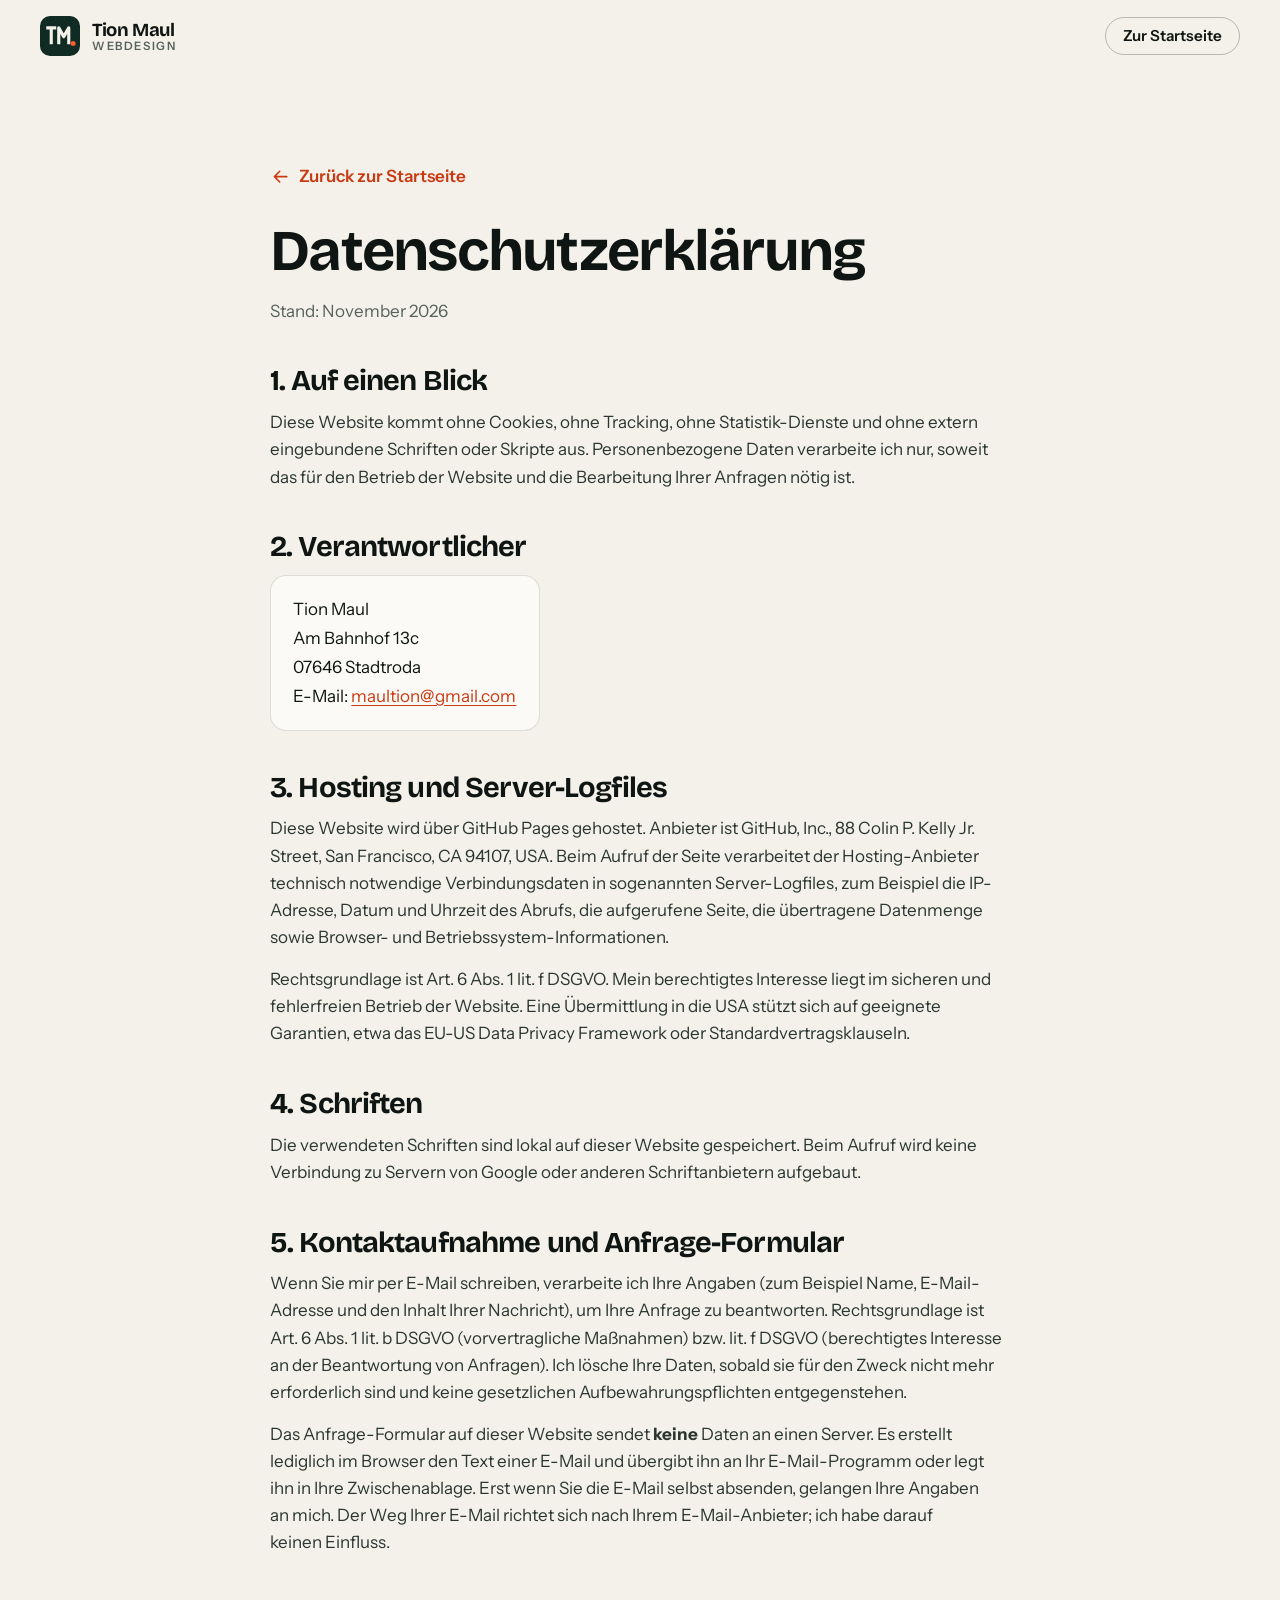
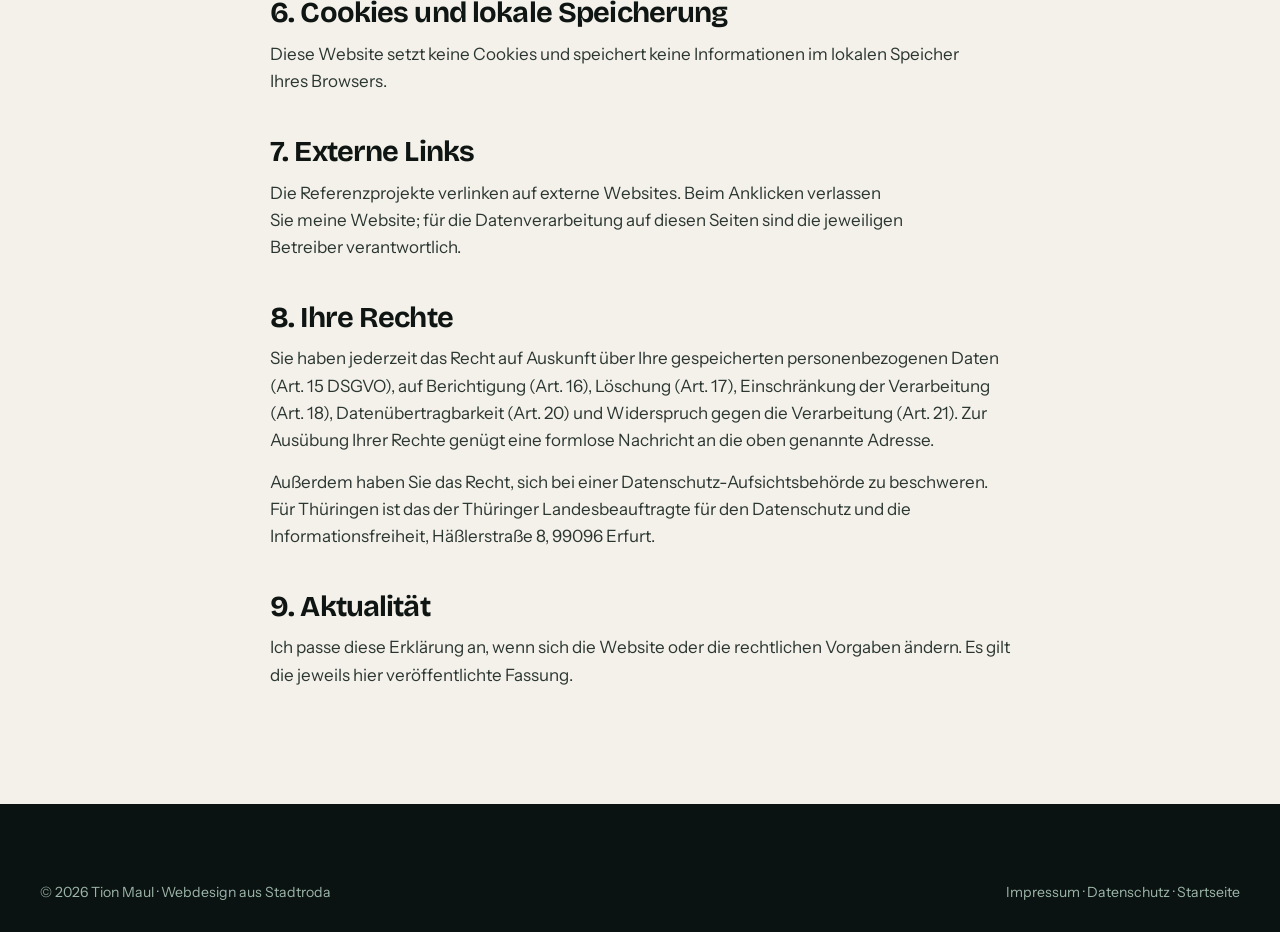
<file: datenschutz.html>
<!doctype html>
<html lang="de">
<head>
  <meta charset="utf-8">
  <meta name="viewport" content="width=device-width, initial-scale=1">
  <title>Datenschutzerklärung – Tion Maul, Webdesign</title>
  <meta name="description" content="Datenschutzerklärung der Website von Tion Maul, Webdesign aus Stadtroda.">
  <meta name="robots" content="noindex, follow">
  <meta name="theme-color" content="#F4F1EA">
  <link rel="icon" href="assets/favicon.svg" type="image/svg+xml">
  <link rel="preload" href="assets/fonts/bricolage-grotesque-latin-wght-normal.woff2" as="font" type="font/woff2" crossorigin>
  <link rel="preload" href="assets/fonts/instrument-sans-latin-wght-normal.woff2" as="font" type="font/woff2" crossorigin>
  <link rel="stylesheet" href="assets/styles.css">
</head>
<body>
<svg class="sprite" aria-hidden="true" focusable="false">
  <symbol id="logo" viewBox="0 0 64 64"><rect width="64" height="64" rx="16" class="logo-bg"/><path d="M10 19h16M18 19v26M30 45V19l8 14 8-14v26" class="logo-stroke" fill="none" stroke-width="5" stroke-linejoin="round"/><circle cx="53" cy="44" r="4" class="logo-dot"/></symbol>
  <symbol id="i-arrow" viewBox="0 0 24 24"><path d="M5 12h14M13 6l6 6-6 6"/></symbol>
</svg>

<header class="site-header is-scrolled">
  <div class="container header-inner">
    <a class="brand" href="index.html" aria-label="Tion Maul – Webdesign, zur Startseite">
      <svg class="brand-mark" viewBox="0 0 64 64" aria-hidden="true"><use href="#logo"/></svg>
      <span class="brand-text"><strong>Tion Maul</strong><small>Webdesign</small></span>
    </a>
    <a class="btn btn-ghost btn-sm" href="index.html">Zur Startseite</a>
  </div>
</header>

<main class="legal">
  <div class="container">
    <a class="back-link" href="index.html"><svg class="ico" aria-hidden="true"><use href="#i-arrow"/></svg>Zurück zur Startseite</a>
    <h1>Datenschutzerklärung</h1>
    <p class="meta">Stand: November 2026</p>

    <h2>1. Auf einen Blick</h2>
    <p>Diese Website kommt ohne Cookies, ohne Tracking, ohne Statistik-Dienste und ohne extern eingebundene Schriften oder Skripte aus. Personenbezogene Daten verarbeite ich nur, soweit das für den Betrieb der Website und die Bearbeitung Ihrer Anfragen nötig ist.</p>

    <h2>2. Verantwortlicher</h2>
    <address>
      Tion Maul<br>
      Am Bahnhof 13c<br>
      07646 Stadtroda<br>
      E-Mail: <a href="mailto:maultion@gmail.com">maultion@gmail.com</a>
    </address>

    <h2>3. Hosting und Server-Logfiles</h2>
    <p>Diese Website wird über GitHub Pages gehostet. Anbieter ist GitHub, Inc., 88 Colin P. Kelly Jr. Street, San Francisco, CA 94107, USA. Beim Aufruf der Seite verarbeitet der Hosting-Anbieter technisch notwendige Verbindungsdaten in sogenannten Server-Logfiles, zum Beispiel die IP-Adresse, Datum und Uhrzeit des Abrufs, die aufgerufene Seite, die übertragene Datenmenge sowie Browser- und Betriebssystem-Informationen.</p>
    <p>Rechtsgrundlage ist Art. 6 Abs. 1 lit. f DSGVO. Mein berechtigtes Interesse liegt im sicheren und fehlerfreien Betrieb der Website. Eine Übermittlung in die USA stützt sich auf geeignete Garantien, etwa das EU-US Data Privacy Framework oder Standardvertragsklauseln.</p>

    <h2>4. Schriften</h2>
    <p>Die verwendeten Schriften sind lokal auf dieser Website gespeichert. Beim Aufruf wird keine Verbindung zu Servern von Google oder anderen Schriftanbietern aufgebaut.</p>

    <h2>5. Kontaktaufnahme und Anfrage-Formular</h2>
    <p>Wenn Sie mir per E-Mail schreiben, verarbeite ich Ihre Angaben (zum Beispiel Name, E-Mail-Adresse und den Inhalt Ihrer Nachricht), um Ihre Anfrage zu beantworten. Rechtsgrundlage ist Art. 6 Abs. 1 lit. b DSGVO (vorvertragliche Maßnahmen) bzw. lit. f DSGVO (berechtigtes Interesse an der Beantwortung von Anfragen). Ich lösche Ihre Daten, sobald sie für den Zweck nicht mehr erforderlich sind und keine gesetzlichen Aufbewahrungspflichten entgegenstehen.</p>
    <p>Das Anfrage-Formular auf dieser Website sendet <strong>keine</strong> Daten an einen Server. Es erstellt lediglich im Browser den Text einer E-Mail und übergibt ihn an Ihr E-Mail-Programm oder legt ihn in Ihre Zwischenablage. Erst wenn Sie die E-Mail selbst absenden, gelangen Ihre Angaben an mich. Der Weg Ihrer E-Mail richtet sich nach Ihrem E-Mail-Anbieter; ich habe darauf keinen Einfluss.</p>

    <h2>6. Cookies und lokale Speicherung</h2>
    <p>Diese Website setzt keine Cookies und speichert keine Informationen im lokalen Speicher Ihres Browsers.</p>

    <h2>7. Externe Links</h2>
    <p>Die Referenzprojekte verlinken auf externe Websites. Beim Anklicken verlassen Sie meine Website; für die Datenverarbeitung auf diesen Seiten sind die jeweiligen Betreiber verantwortlich.</p>

    <h2>8. Ihre Rechte</h2>
    <p>Sie haben jederzeit das Recht auf Auskunft über Ihre gespeicherten personenbezogenen Daten (Art. 15 DSGVO), auf Berichtigung (Art. 16), Löschung (Art. 17), Einschränkung der Verarbeitung (Art. 18), Datenübertragbarkeit (Art. 20) und Widerspruch gegen die Verarbeitung (Art. 21). Zur Ausübung Ihrer Rechte genügt eine formlose Nachricht an die oben genannte Adresse.</p>
    <p>Außerdem haben Sie das Recht, sich bei einer Datenschutz-Aufsichtsbehörde zu beschweren. Für Thüringen ist das der Thüringer Landesbeauftragte für den Datenschutz und die Informationsfreiheit, Häßlerstraße 8, 99096 Erfurt.</p>

    <h2>9. Aktualität</h2>
    <p>Ich passe diese Erklärung an, wenn sich die Website oder die rechtlichen Vorgaben ändern. Es gilt die jeweils hier veröffentlichte Fassung.</p>
  </div>
</main>

<footer class="site-footer">
  <div class="container footer-bottom footer-plain">
    <p>© <span data-year>2026</span> Tion Maul · Webdesign aus Stadtroda</p>
    <p><a href="impressum.html">Impressum</a> · <a href="datenschutz.html" aria-current="page">Datenschutz</a> · <a href="index.html">Startseite</a></p>
  </div>
</footer>
<script src="assets/main.js" defer></script>
</body>
</html>
</file>
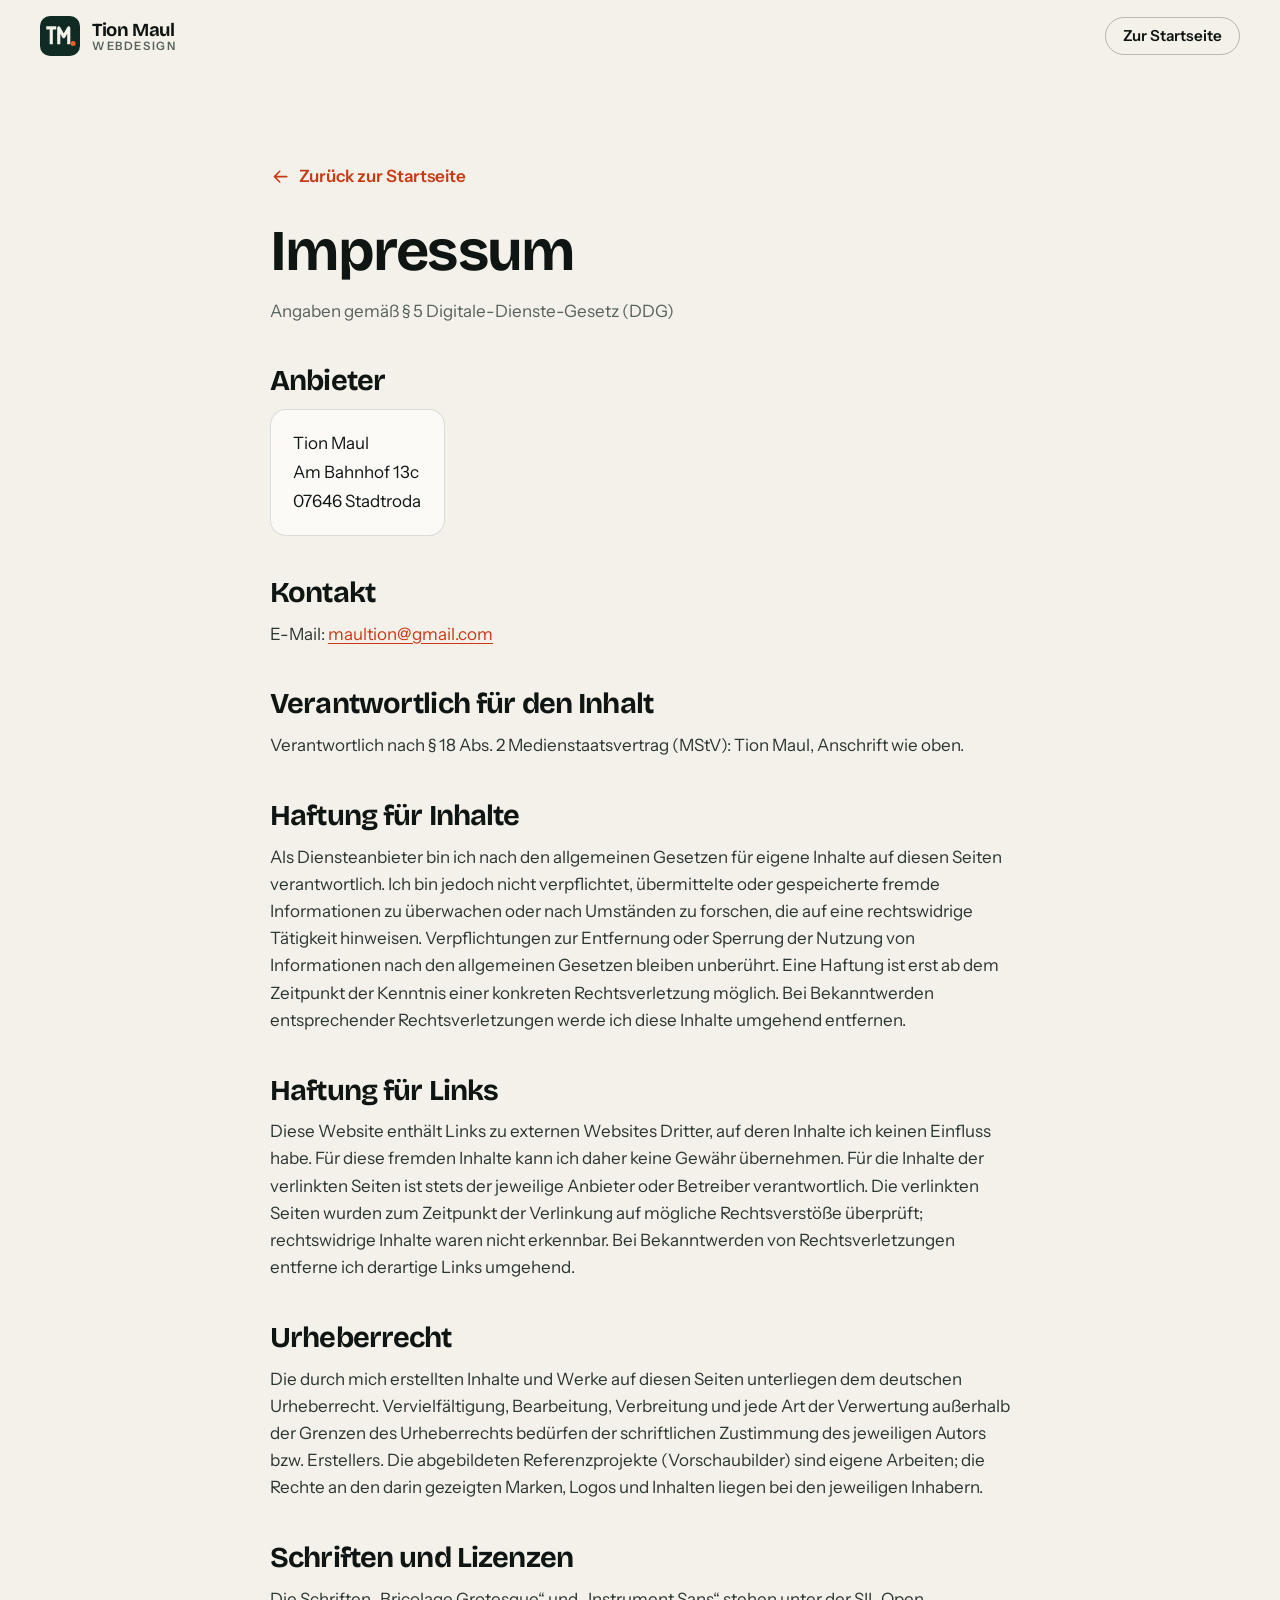
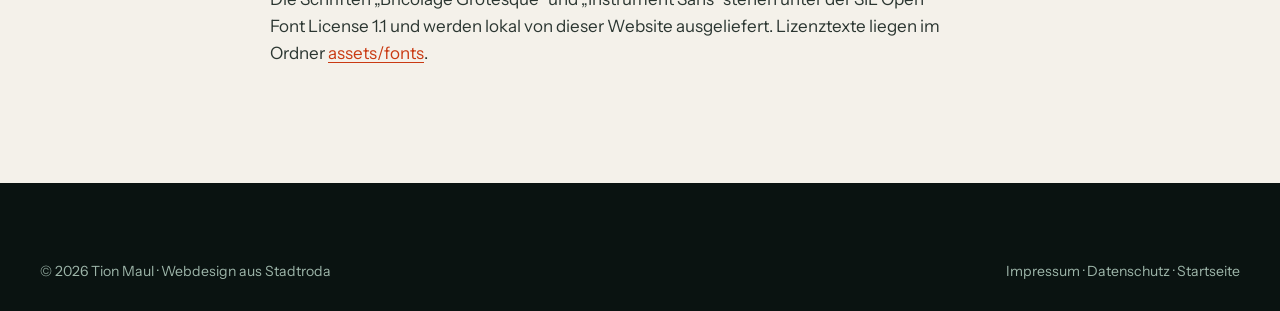
<file: impressum.html>
<!doctype html>
<html lang="de">
<head>
  <meta charset="utf-8">
  <meta name="viewport" content="width=device-width, initial-scale=1">
  <title>Impressum – Tion Maul, Webdesign</title>
  <meta name="description" content="Impressum und Anbieterkennzeichnung von Tion Maul, Webdesign aus Stadtroda.">
  <meta name="robots" content="noindex, follow">
  <meta name="theme-color" content="#F4F1EA">
  <link rel="icon" href="assets/favicon.svg" type="image/svg+xml">
  <link rel="preload" href="assets/fonts/bricolage-grotesque-latin-wght-normal.woff2" as="font" type="font/woff2" crossorigin>
  <link rel="preload" href="assets/fonts/instrument-sans-latin-wght-normal.woff2" as="font" type="font/woff2" crossorigin>
  <link rel="stylesheet" href="assets/styles.css">
</head>
<body>
<svg class="sprite" aria-hidden="true" focusable="false">
  <symbol id="logo" viewBox="0 0 64 64"><rect width="64" height="64" rx="16" class="logo-bg"/><path d="M10 19h16M18 19v26M30 45V19l8 14 8-14v26" class="logo-stroke" fill="none" stroke-width="5" stroke-linejoin="round"/><circle cx="53" cy="44" r="4" class="logo-dot"/></symbol>
  <symbol id="i-arrow" viewBox="0 0 24 24"><path d="M5 12h14M13 6l6 6-6 6"/></symbol>
  <symbol id="i-up" viewBox="0 0 24 24"><path d="M12 19V5M6 11l6-6 6 6"/></symbol>
</svg>

<header class="site-header is-scrolled">
  <div class="container header-inner">
    <a class="brand" href="index.html" aria-label="Tion Maul – Webdesign, zur Startseite">
      <svg class="brand-mark" viewBox="0 0 64 64" aria-hidden="true"><use href="#logo"/></svg>
      <span class="brand-text"><strong>Tion Maul</strong><small>Webdesign</small></span>
    </a>
    <a class="btn btn-ghost btn-sm" href="index.html">Zur Startseite</a>
  </div>
</header>

<main class="legal">
  <div class="container">
    <a class="back-link" href="index.html"><svg class="ico" aria-hidden="true"><use href="#i-arrow"/></svg>Zurück zur Startseite</a>
    <h1>Impressum</h1>
    <p class="meta">Angaben gemäß § 5 Digitale-Dienste-Gesetz (DDG)</p>

    <h2>Anbieter</h2>
    <address>
      Tion Maul<br>
      Am Bahnhof 13c<br>
      07646 Stadtroda
    </address>

    <h2>Kontakt</h2>
    <p>E-Mail: <a href="mailto:maultion@gmail.com">maultion@gmail.com</a></p>

    <h2>Verantwortlich für den Inhalt</h2>
    <p>Verantwortlich nach § 18 Abs. 2 Medienstaatsvertrag (MStV): Tion Maul, Anschrift wie oben.</p>

    <h2>Haftung für Inhalte</h2>
    <p>Als Diensteanbieter bin ich nach den allgemeinen Gesetzen für eigene Inhalte auf diesen Seiten verantwortlich. Ich bin jedoch nicht verpflichtet, übermittelte oder gespeicherte fremde Informationen zu überwachen oder nach Umständen zu forschen, die auf eine rechtswidrige Tätigkeit hinweisen. Verpflichtungen zur Entfernung oder Sperrung der Nutzung von Informationen nach den allgemeinen Gesetzen bleiben unberührt. Eine Haftung ist erst ab dem Zeitpunkt der Kenntnis einer konkreten Rechtsverletzung möglich. Bei Bekanntwerden entsprechender Rechtsverletzungen werde ich diese Inhalte umgehend entfernen.</p>

    <h2>Haftung für Links</h2>
    <p>Diese Website enthält Links zu externen Websites Dritter, auf deren Inhalte ich keinen Einfluss habe. Für diese fremden Inhalte kann ich daher keine Gewähr übernehmen. Für die Inhalte der verlinkten Seiten ist stets der jeweilige Anbieter oder Betreiber verantwortlich. Die verlinkten Seiten wurden zum Zeitpunkt der Verlinkung auf mögliche Rechtsverstöße überprüft; rechtswidrige Inhalte waren nicht erkennbar. Bei Bekanntwerden von Rechtsverletzungen entferne ich derartige Links umgehend.</p>

    <h2>Urheberrecht</h2>
    <p>Die durch mich erstellten Inhalte und Werke auf diesen Seiten unterliegen dem deutschen Urheberrecht. Vervielfältigung, Bearbeitung, Verbreitung und jede Art der Verwertung außerhalb der Grenzen des Urheberrechts bedürfen der schriftlichen Zustimmung des jeweiligen Autors bzw. Erstellers. Die abgebildeten Referenzprojekte (Vorschaubilder) sind eigene Arbeiten; die Rechte an den darin gezeigten Marken, Logos und Inhalten liegen bei den jeweiligen Inhabern.</p>

    <h2>Schriften und Lizenzen</h2>
    <p>Die Schriften „Bricolage Grotesque“ und „Instrument Sans“ stehen unter der SIL Open Font License 1.1 und werden lokal von dieser Website ausgeliefert. Lizenztexte liegen im Ordner <a href="assets/fonts/LICENSE-Bricolage-Grotesque.txt">assets/fonts</a>.</p>
  </div>
</main>

<footer class="site-footer">
  <div class="container footer-bottom footer-plain">
    <p>© <span data-year>2026</span> Tion Maul · Webdesign aus Stadtroda</p>
    <p><a href="impressum.html" aria-current="page">Impressum</a> · <a href="datenschutz.html">Datenschutz</a> · <a href="index.html">Startseite</a></p>
  </div>
</footer>
<script src="assets/main.js" defer></script>
</body>
</html>
</file>
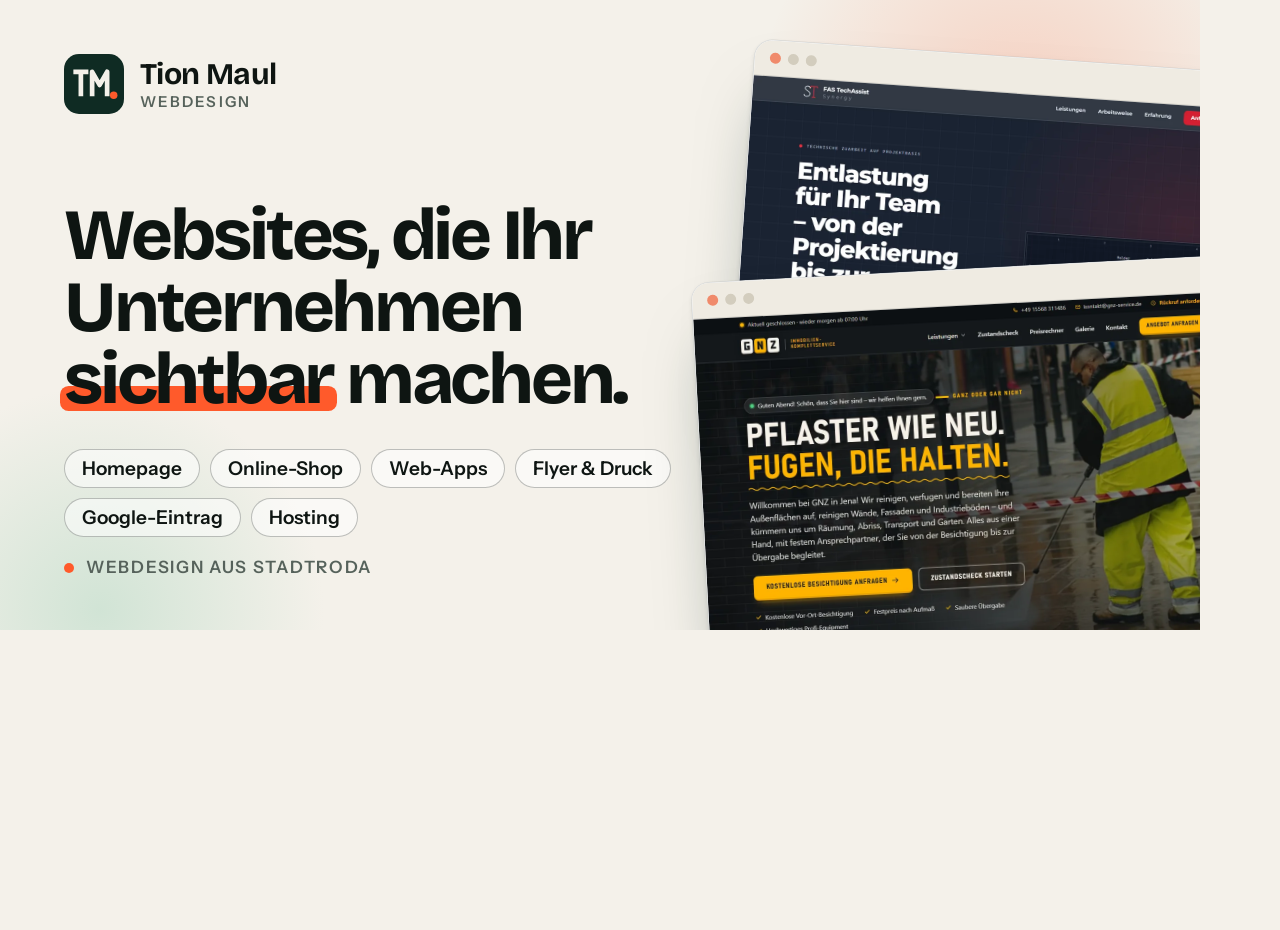
<file: tools/og-image.html>
<!doctype html>
<html lang="de">
<head>
<meta charset="utf-8">
<title>Link-Vorschaubild</title>
<!-- Vorlage für assets/og-image.jpg (1200 × 630). Rendern: siehe tools/README.md -->
<style>
  @font-face { font-family: "Bricolage Grotesque"; src: url("../assets/fonts/bricolage-grotesque-latin-wght-normal.woff2") format("woff2"); font-weight: 200 800; }
  @font-face { font-family: "Instrument Sans"; src: url("../assets/fonts/instrument-sans-latin-wght-normal.woff2") format("woff2"); font-weight: 400 700; }
  * { box-sizing: border-box; margin: 0; }
  html, body { width: 1200px; height: 630px; overflow: hidden; }
  body { position: relative; background: #F4F1EA; color: #0E1512; font-family: "Instrument Sans", sans-serif; -webkit-font-smoothing: antialiased; }
  .blob { position: absolute; border-radius: 50%; pointer-events: none; }
  .b1 { width: 760px; height: 760px; right: -200px; top: -260px; background: radial-gradient(closest-side, rgba(255,90,43,.22), rgba(255,90,43,0) 70%); }
  .b2 { width: 640px; height: 640px; left: -220px; bottom: -300px; background: radial-gradient(closest-side, rgba(207,227,212,.95), rgba(207,227,212,0) 70%); }

  .copy { position: absolute; left: 64px; top: 54px; bottom: 54px; width: 610px; display: flex; flex-direction: column; }
  .brand { display: flex; align-items: center; gap: 16px; }
  .brand svg { width: 60px; height: 60px; }
  .brand strong { display: block; font: 700 30px/1.05 "Bricolage Grotesque"; letter-spacing: -.02em; }
  .brand small { display: block; margin-top: 4px; font: 600 15px/1 "Instrument Sans"; letter-spacing: .15em; text-transform: uppercase; color: #56625B; }
  h1 { margin-top: auto; font: 750 72px/1 "Bricolage Grotesque"; letter-spacing: -.045em; text-wrap: balance; }
  .hl { position: relative; display: inline-block; z-index: 0; }
  .hl::after { content: ""; position: absolute; z-index: -1; left: -.05em; right: -.05em; bottom: .05em; height: .36em; background: #FF5A2B; border-radius: .12em; }
  .pills { margin-top: 34px; display: flex; flex-wrap: wrap; gap: 10px; }
  .pills span { padding: 9px 17px; border-radius: 999px; border: 1.5px solid rgba(14,21,18,.26); background: rgba(255,255,255,.55); font: 600 19px/1 "Instrument Sans"; }
  .where { margin-top: 22px; display: flex; align-items: center; gap: 12px; font: 600 17px/1 "Instrument Sans"; letter-spacing: .1em; text-transform: uppercase; color: #56625B; }
  .where i { width: 10px; height: 10px; border-radius: 50%; background: #FF5A2B; }

  .frame { position: absolute; margin: 0; background: #fff; border: 1px solid rgba(14,21,18,.14); border-radius: 18px; overflow: hidden; box-shadow: 0 2px 4px rgba(15,43,35,.08), 0 40px 70px -30px rgba(15,43,35,.55); }
  .bar { display: flex; align-items: center; gap: 7px; padding: 12px 15px; background: #EFEBE2; border-bottom: 1px solid rgba(14,21,18,.12); }
  .bar i { width: 11px; height: 11px; border-radius: 50%; background: #D3CDBE; }
  .bar i:first-child { background: #F08A6B; }
  .frame img { display: block; width: 100%; aspect-ratio: 16 / 10; object-fit: cover; object-position: top; }
  .back { left: 742px; top: 56px; width: 520px; transform: rotate(4deg); }
  .front { left: 700px; top: 268px; width: 560px; transform: rotate(-3deg); }
</style>
</head>
<body>
  <div class="blob b1"></div><div class="blob b2"></div>

  <div class="copy">
    <div class="brand">
      <svg viewBox="0 0 64 64" aria-hidden="true"><rect width="64" height="64" rx="16" fill="#0F2B23"/><path d="M10 19h16M18 19v26M30 45V19l8 14 8-14v26" fill="none" stroke="#F4F1EA" stroke-width="5" stroke-linejoin="round"/><circle cx="53" cy="44" r="4" fill="#FF5A2B"/></svg>
      <div><strong>Tion Maul</strong><small>Webdesign</small></div>
    </div>
    <h1>Websites, die Ihr Unternehmen <span class="hl">sichtbar</span> machen.</h1>
    <div class="pills"><span>Homepage</span><span>Online-Shop</span><span>Web-Apps</span><span>Flyer &amp; Druck</span><span>Google-Eintrag</span><span>Hosting</span></div>
    <div class="where"><i></i>Webdesign aus Stadtroda</div>
  </div>

  <figure class="frame back"><div class="bar"><i></i><i></i><i></i></div><img src="../assets/img/ref-fas.webp" alt=""></figure>
  <figure class="frame front"><div class="bar"><i></i><i></i><i></i></div><img src="../assets/img/ref-gnz.webp" alt=""></figure>
</body>
</html>
</file>
<file: assets/styles.css>
/* ==========================================================================
   Tion Maul – Webdesign · Stylesheet
   Schriften lokal (OFL): Bricolage Grotesque, Instrument Sans
   ========================================================================== */

@font-face {
  font-family: "Bricolage Grotesque";
  src: url("fonts/bricolage-grotesque-latin-wght-normal.woff2") format("woff2");
  font-weight: 200 800;
  font-style: normal;
  font-display: swap;
}
@font-face {
  font-family: "Instrument Sans";
  src: url("fonts/instrument-sans-latin-wght-normal.woff2") format("woff2");
  font-weight: 400 700;
  font-style: normal;
  font-display: swap;
}

:root {
  --paper: #F4F1EA;
  --paper-2: #ECE8DD;
  --card: #FBFAF6;
  --ink: #0E1512;
  --ink-2: #2B3631;
  --muted: #56625B;
  --line: rgba(14, 21, 18, .13);
  --line-strong: rgba(14, 21, 18, .26);

  --forest: #0F2B23;
  --forest-2: #16382E;
  --mint: #CFE3D4;
  --mint-2: #E1EEE3;
  --on-dark: #EEF3EC;
  --on-dark-muted: #9DB5A9;

  --accent: #FF5A2B;
  --accent-2: #FF7A52;
  --accent-deep: #C93A12;

  --radius: 24px;
  --radius-sm: 14px;
  --shadow-1: 0 1px 2px rgba(15, 43, 35, .06), 0 14px 30px -18px rgba(15, 43, 35, .28);
  --shadow-2: 0 2px 4px rgba(15, 43, 35, .06), 0 40px 70px -36px rgba(15, 43, 35, .5);

  --font-display: "Bricolage Grotesque", "Instrument Sans", system-ui, sans-serif;
  --font-text: "Instrument Sans", system-ui, -apple-system, "Segoe UI", Roboto, sans-serif;

  --container: 1200px;
  --gutter: clamp(20px, 4vw, 40px);
  --header-h: 72px;
  --ease: cubic-bezier(.2, .8, .2, 1);
}

/* ---------- Basis ---------- */
*, *::before, *::after { box-sizing: border-box; }
html { scroll-behavior: smooth; scroll-padding-top: calc(var(--header-h) + 12px); -webkit-text-size-adjust: 100%; }
body {
  margin: 0;
  font-family: var(--font-text);
  font-size: 1.0625rem;
  line-height: 1.6;
  color: var(--ink);
  background: var(--paper);
  -webkit-font-smoothing: antialiased;
  text-rendering: optimizeLegibility;
}
body.nav-locked { overflow: hidden; }
img, svg { display: block; max-width: 100%; }
h1, h2, h3, h4 { font-family: var(--font-display); font-weight: 700; line-height: 1.04; letter-spacing: -.03em; margin: 0; text-wrap: balance; }
p { margin: 0; text-wrap: pretty; }
ul, ol { margin: 0; padding: 0; list-style: none; }
a { color: inherit; }
button { font: inherit; color: inherit; }
::selection { background: var(--accent); color: var(--ink); }
:focus-visible { outline: 3px solid var(--accent); outline-offset: 3px; border-radius: 6px; }

.sprite { position: absolute; width: 0; height: 0; overflow: hidden; }
.sr { position: absolute; width: 1px; height: 1px; margin: -1px; padding: 0; overflow: hidden; clip: rect(0 0 0 0); white-space: nowrap; border: 0; }
.skip { position: absolute; left: 12px; top: -60px; z-index: 100; background: var(--ink); color: var(--paper); padding: .7rem 1rem; border-radius: 10px; text-decoration: none; font-weight: 600; transition: top .2s; }
.skip:focus { top: 12px; }
.container { width: 100%; max-width: calc(var(--container) + var(--gutter) * 2); margin-inline: auto; padding-inline: var(--gutter); }

.ico { width: 1.25em; height: 1.25em; fill: none; stroke: currentColor; stroke-width: 1.75; stroke-linecap: round; stroke-linejoin: round; flex: none; }

/* ---------- Typografie-Bausteine ---------- */
.lead { font-size: clamp(1.1rem, 1.5vw, 1.3rem); line-height: 1.55; color: var(--muted); max-width: 58ch; }
.kicker { display: inline-flex; align-items: center; gap: .65rem; font-size: .8125rem; font-weight: 600; letter-spacing: .09em; text-transform: uppercase; color: var(--muted); }
.kicker .num { font-family: var(--font-display); color: var(--accent-deep); letter-spacing: .04em; }
.kicker .num::after { content: ""; display: inline-block; width: 28px; height: 1.5px; background: currentColor; vertical-align: middle; margin-left: .65rem; opacity: .6; }
.kicker .dot { width: 9px; height: 9px; border-radius: 50%; background: var(--accent); box-shadow: 0 0 0 0 rgba(255, 90, 43, .5); animation: ping 2.4s var(--ease) infinite; }
@keyframes ping { 0% { box-shadow: 0 0 0 0 rgba(255, 90, 43, .5); } 70%, 100% { box-shadow: 0 0 0 10px rgba(255, 90, 43, 0); } }

.section { padding-block: clamp(76px, 10vw, 144px); position: relative; }
.section-alt { background: var(--paper-2); }
.section-dark { background: var(--forest); color: var(--on-dark); }
.section-dark .lead, .section-dark .kicker { color: var(--on-dark-muted); }
.section-dark .kicker .num { color: var(--accent); }
.section-head { max-width: 780px; margin-bottom: clamp(36px, 5vw, 68px); display: grid; gap: 1.25rem; }
.section-head h2, .process-intro h2, .split-copy h2, .about-copy h2, .faq-intro h2, .contact-copy h2 { font-size: clamp(2.1rem, 4.6vw, 3.7rem); }

/* ---------- Buttons ---------- */
.btn {
  --bg: var(--ink); --fg: var(--paper);
  display: inline-flex; align-items: center; justify-content: center; gap: .7rem;
  padding: .85rem 1.3rem; border-radius: 999px;
  font-weight: 600; font-size: 1rem; line-height: 1.1; text-decoration: none; cursor: pointer;
  background: var(--bg); color: var(--fg); border: 1.5px solid var(--bg);
  transition: transform .3s var(--ease), box-shadow .3s var(--ease), background .25s, color .25s, border-color .25s;
}
.btn:hover { transform: translateY(-2px); }
.btn:active { transform: translateY(0); }
.btn-lg { padding: 1rem 1.5rem; font-size: 1.0625rem; }
.btn-sm { padding: .62rem 1.05rem; font-size: .95rem; }
.btn-primary { --bg: var(--accent); --fg: var(--ink); }
.btn-primary:hover { --bg: var(--accent-2); box-shadow: 0 14px 32px -12px rgba(255, 90, 43, .75); }
.btn-ghost { background: transparent; color: var(--ink); border-color: var(--line-strong); }
.btn-ghost:hover { background: var(--ink); color: var(--paper); border-color: var(--ink); }
.btn-ic { display: inline-grid; place-items: center; width: 28px; height: 28px; border-radius: 50%; background: var(--ink); color: var(--accent); margin-right: -.45rem; transition: transform .3s var(--ease); }
.btn:hover .btn-ic { transform: translateX(3px); }
.btn-ic .ico { width: 15px; height: 15px; stroke-width: 2.2; }

.link-arrow { display: inline-flex; align-items: center; gap: .5rem; font-weight: 600; text-decoration: none; border-bottom: 1.5px solid currentColor; padding-bottom: 2px; width: fit-content; transition: gap .3s var(--ease), color .2s; }
.link-arrow:hover { gap: .85rem; color: var(--accent-deep); }
.section-dark .link-arrow:hover { color: var(--accent); }

.tags { display: flex; flex-wrap: wrap; gap: .4rem; }
.tags li { font-size: .8125rem; font-weight: 500; padding: .28rem .72rem; border-radius: 999px; border: 1px solid var(--line-strong); color: var(--ink-2); line-height: 1.4; }

/* ---------- Header ---------- */
.site-header { position: sticky; top: 0; z-index: 60; isolation: isolate; border-bottom: 1px solid transparent; transition: border-color .3s, box-shadow .3s; }
.site-header::before { content: ""; position: absolute; inset: 0; z-index: -1; background: color-mix(in srgb, var(--paper) 84%, transparent); -webkit-backdrop-filter: saturate(1.4) blur(16px); backdrop-filter: saturate(1.4) blur(16px); }
.site-header.is-scrolled { border-color: var(--line); }
.header-inner { height: var(--header-h); display: flex; align-items: center; justify-content: space-between; gap: 1rem; }
.brand { display: inline-flex; align-items: center; gap: .75rem; text-decoration: none; }
.brand-mark { width: 40px; height: 40px; flex: none; transition: transform .5s var(--ease); }
.brand:hover .brand-mark { transform: rotate(-8deg) scale(1.05); }
.logo-bg { fill: var(--forest); } .logo-stroke { stroke: var(--paper); } .logo-dot { fill: var(--accent); }
.brand-text { display: grid; line-height: 1.1; }
.brand-text strong { font-family: var(--font-display); font-weight: 700; font-size: 1.15rem; letter-spacing: -.02em; }
.brand-text small { font-size: .72rem; font-weight: 600; letter-spacing: .14em; text-transform: uppercase; color: var(--muted); }

.main-nav { display: flex; align-items: center; gap: clamp(1rem, 2.2vw, 2rem); }
.main-nav a:not(.btn) { position: relative; text-decoration: none; font-weight: 500; font-size: .98rem; padding-block: .35rem; color: var(--ink-2); transition: color .2s; }
.main-nav a:not(.btn)::after { content: ""; position: absolute; left: 0; right: 0; bottom: 0; height: 2px; background: var(--accent); transform: scaleX(0); transform-origin: left; transition: transform .35s var(--ease); }
.main-nav a:not(.btn):hover, .main-nav a[aria-current="true"] { color: var(--ink); }
.main-nav a:not(.btn):hover::after, .main-nav a[aria-current="true"]::after { transform: scaleX(1); }

.nav-toggle { display: none; width: 46px; height: 46px; place-items: center; border-radius: 50%; border: 1.5px solid var(--line-strong); background: transparent; cursor: pointer; }
.nav-toggle .ico { width: 22px; height: 22px; grid-area: 1 / 1; }
.nav-toggle .ico-close { display: none; }
.nav-toggle[aria-expanded="true"] .ico-open { display: none; }
.nav-toggle[aria-expanded="true"] .ico-close { display: block; }

.progress { position: absolute; left: 0; right: 0; bottom: -1px; height: 3px; overflow: hidden; pointer-events: none; }
.progress span { display: block; height: 100%; background: var(--accent); transform: scaleX(var(--scroll, 0)); transform-origin: left; }

/* ---------- Hero ---------- */
.hero { position: relative; overflow: clip; padding-top: clamp(28px, 5vw, 64px); }
.hero::before { content: ""; position: absolute; right: -12%; top: -18%; width: min(70vw, 860px); aspect-ratio: 1; background: radial-gradient(closest-side, rgba(255, 90, 43, .17), rgba(255, 90, 43, 0) 70%); pointer-events: none; }
.hero::after { content: ""; position: absolute; left: -14%; bottom: 4%; width: min(60vw, 700px); aspect-ratio: 1; background: radial-gradient(closest-side, rgba(207, 227, 212, .9), rgba(207, 227, 212, 0) 70%); pointer-events: none; }
.hero-grid { position: relative; z-index: 1; display: grid; grid-template-columns: minmax(0, 1.08fr) minmax(0, .92fr); gap: clamp(32px, 5vw, 72px); align-items: center; padding-bottom: clamp(44px, 6vw, 84px); }
.hero-copy { display: grid; gap: clamp(20px, 2.4vw, 30px); justify-items: start; }
.hero h1 { font-size: clamp(2.6rem, 5.1vw, 4.6rem); line-height: .98; letter-spacing: -.045em; font-weight: 750; }
.hl { position: relative; display: inline-block; z-index: 0; }
.hl::after { content: ""; position: absolute; z-index: -1; left: -.05em; right: -.05em; bottom: .05em; height: .36em; background: var(--accent); border-radius: .12em; transform-origin: left; animation: underline 1s .55s var(--ease) both; }
@keyframes underline { from { transform: scaleX(0); } to { transform: scaleX(1); } }
.hero-cta { display: flex; flex-wrap: wrap; gap: .8rem; }
.offer-banner { display: flex; align-items: center; gap: clamp(14px, 2vw, 22px); width: 100%; max-width: 620px; padding: 1rem 1.2rem 1rem 1.5rem; border-radius: 22px; background: linear-gradient(105deg, var(--forest) 0%, var(--forest-2) 100%); color: var(--on-dark); text-decoration: none; position: relative; overflow: hidden; isolation: isolate; box-shadow: 0 26px 50px -28px rgba(15, 43, 35, .8); transition: transform .35s var(--ease), box-shadow .35s var(--ease); }
.offer-banner::before { content: ""; position: absolute; z-index: -1; left: -8%; top: -80%; width: 50%; aspect-ratio: 1; background: radial-gradient(closest-side, rgba(255, 90, 43, .32), rgba(255, 90, 43, 0) 70%); pointer-events: none; }
.offer-banner:hover { transform: translateY(-3px); box-shadow: 0 32px 56px -26px rgba(15, 43, 35, .9); }
.offer-banner-big { flex: none; font: 800 clamp(2.6rem, 5vw, 3.6rem)/.85 var(--font-display); letter-spacing: -.06em; color: var(--accent); }
.offer-banner-text { display: grid; gap: .25rem; min-width: 0; line-height: 1.25; }
.offer-banner-text strong { font: 700 clamp(1.02rem, 1.5vw, 1.2rem)/1.2 var(--font-display); letter-spacing: -.02em; }
.offer-banner-text small { font-size: .84rem; color: var(--on-dark-muted); }
.offer-banner-go { flex: none; margin-left: auto; display: grid; place-items: center; width: 40px; height: 40px; border-radius: 50%; background: var(--accent); color: var(--ink); transition: transform .35s var(--ease); }
.offer-banner:hover .offer-banner-go { transform: translateX(4px); }
.offer-banner-go .ico { width: 18px; height: 18px; stroke-width: 2.2; }
.hero-points { display: grid; grid-template-columns: repeat(3, minmax(0, 1fr)); gap: 1rem 1.4rem; width: 100%; max-width: 620px; margin-top: .4rem; padding-top: 1.4rem; border-top: 1px solid var(--line); color: var(--ink-2); font-weight: 500; font-size: .95rem; line-height: 1.35; }
.hero-points li { display: flex; flex-direction: column; align-items: flex-start; gap: .65rem; }
.pt-ic { display: inline-grid; place-items: center; width: 34px; height: 34px; border-radius: 50%; background: var(--mint); color: var(--forest); flex: none; }
.pt-ic .ico { width: 17px; height: 17px; }

.anim-in { animation: rise .95s var(--ease) both; }
.hero-copy > .anim-in:nth-child(2) { animation-delay: .08s; }
.hero-copy > .anim-in:nth-child(3) { animation-delay: .16s; }
.hero-copy > .anim-in:nth-child(4) { animation-delay: .24s; }
.hero-copy > .anim-in:nth-child(5) { animation-delay: .32s; }
.hero-copy > .anim-in:nth-child(6) { animation-delay: .4s; }
@keyframes rise { from { opacity: 0; transform: translateY(26px); } to { opacity: 1; transform: none; } }

/* Hero-Bühne */
.stage { position: relative; width: 100%; max-width: 640px; margin-inline: auto; aspect-ratio: 1 / .94; }
.layer { position: absolute; transform: translate3d(calc(var(--px, 0) * var(--d, 0) * -30px), calc(var(--py, 0) * var(--d, 0) * -24px), 0) rotate(var(--r, 0deg)); transition: transform .35s ease-out; will-change: transform; }
.l-back { right: 0; top: 0; width: 66%; --d: .5; --r: 3.5deg; z-index: 1; }
.l-front { left: 0; bottom: 3%; width: 80%; --d: 1; --r: -2deg; z-index: 2; }
.l-chip { z-index: 3; --d: 1.8; }
.c-google { left: -3%; top: 7%; }
.c-shop { right: -2%; top: 55%; --d: 1.5; }
.c-flyer { right: 7%; bottom: -1%; --d: 2.1; }
.c-offer { left: -7%; bottom: 6%; --d: 2.5; --r: -10deg; z-index: 4; }
.float { animation: float 7s ease-in-out infinite; }
.f2 { animation-duration: 8.5s; animation-delay: -2s; }
.f3 { animation-duration: 6.4s; animation-delay: -4s; }
.f4 { animation-duration: 7.6s; animation-delay: -1s; }
.f5 { animation-duration: 6.6s; animation-delay: -3s; }
@keyframes float { 0%, 100% { transform: translateY(0); } 50% { transform: translateY(-11px); } }

.browser { margin: 0; background: #fff; border: 1px solid var(--line); border-radius: 14px; box-shadow: var(--shadow-2); overflow: hidden; }
.browser-bar { display: flex; align-items: center; gap: 6px; padding: 9px 12px; background: #EFEBE2; border-bottom: 1px solid var(--line); }
.browser-bar i { width: 9px; height: 9px; border-radius: 50%; background: #D3CDBE; }
.browser-bar i:first-child { background: #F08A6B; }
.browser-bar .url { margin-left: 10px; flex: 1; max-width: 270px; height: 21px; line-height: 21px; padding-inline: 11px; border-radius: 999px; background: #fff; border: 1px solid var(--line); font-size: .6875rem; color: var(--muted); white-space: nowrap; overflow: hidden; text-overflow: ellipsis; }
.browser img { width: 100%; height: auto; aspect-ratio: 16 / 10; object-fit: cover; object-position: top; background: var(--paper-2); }

/* Startangebot-Sticker auf der Hero-Bühne */
.offer-sticker { position: relative; display: grid; place-content: center; justify-items: center; width: clamp(128px, 14.5vw, 172px); aspect-ratio: 1; text-align: center; color: var(--ink); filter: drop-shadow(0 20px 26px rgba(201, 58, 18, .38)); }
.offer-sticker .burst { position: absolute; inset: 0; width: 100%; height: 100%; animation: spin 60s linear infinite; }
.offer-sticker .burst polygon { fill: var(--accent); stroke: var(--accent); stroke-width: 6; stroke-linejoin: round; }
.offer-sticker small, .offer-sticker b, .offer-sticker span { position: relative; }
.offer-sticker small { font: 700 .64rem/1 var(--font-text); letter-spacing: .15em; text-transform: uppercase; }
.offer-sticker b { margin-block: .25rem .15rem; font: 800 clamp(2.5rem, 4.4vw, 3.5rem)/.85 var(--font-display); letter-spacing: -.06em; }
.offer-sticker span { font: 700 .82rem/1 var(--font-display); letter-spacing: .02em; }

.chip-card { display: flex; align-items: center; gap: .7rem; padding: .62rem 1rem .62rem .62rem; background: #fff; border: 1px solid var(--line); border-radius: 16px; box-shadow: var(--shadow-1); font-size: .85rem; line-height: 1.25; white-space: nowrap; }
.chip-card strong { display: block; font-weight: 600; }
.chip-card small { color: var(--muted); font-size: .72rem; }
.chip-ic { display: grid; place-items: center; width: 36px; height: 36px; border-radius: 11px; background: var(--accent); color: var(--ink); flex: none; }
.chip-ic .ico { width: 19px; height: 19px; }

/* Laufband: schmale, helle Leiste im Stil der Karten (Kartenfarbe, feine Linie), Text blendet an den Rändern weich aus */
.marquee-wrap { position: relative; z-index: 2; padding-bottom: clamp(4px, 1.5vw, 16px); }
.marquee { border-radius: 999px; background: var(--card); color: var(--ink-2); border: 1px solid var(--line); }
.marquee-view { overflow: hidden; border-radius: inherit; -webkit-mask-image: linear-gradient(90deg, transparent 0, #000 9%, #000 91%, transparent 100%); mask-image: linear-gradient(90deg, transparent 0, #000 9%, #000 91%, transparent 100%); }
.marquee-track { display: flex; width: max-content; animation: marquee 52s linear infinite; }
.marquee:hover .marquee-track { animation-play-state: paused; }
.marquee-group { display: flex; align-items: center; padding-block: .95rem; white-space: nowrap; font: 600 1rem/1 var(--font-display); letter-spacing: 0; color: var(--ink); }
.marquee-group span { display: inline-flex; align-items: center; }
.marquee-group span::after { content: ""; width: 5px; height: 5px; border-radius: 50%; background: var(--accent); margin-inline: 1.6rem; }
@keyframes marquee { to { transform: translateX(-50%); } }

/* ---------- Startangebot ---------- */
.offer { display: grid; grid-template-columns: auto minmax(0, 1fr) auto; align-items: center; gap: clamp(20px, 3.4vw, 48px); margin-bottom: clamp(14px, 1.6vw, 22px); padding: clamp(24px, 3vw, 40px) clamp(24px, 3.6vw, 52px); border-radius: var(--radius); background: var(--forest); color: var(--on-dark); position: relative; overflow: hidden; isolation: isolate; }
.offer::before { content: ""; position: absolute; z-index: -1; left: -6%; top: -60%; width: 46%; aspect-ratio: 1; background: radial-gradient(closest-side, rgba(255, 90, 43, .22), rgba(255, 90, 43, 0) 70%); pointer-events: none; }
.offer-big { font: 800 clamp(3.4rem, 8vw, 6.2rem)/.85 var(--font-display); letter-spacing: -.06em; color: var(--accent); }
.offer-copy { display: grid; gap: .7rem; justify-items: start; }
.offer-copy .kicker { color: var(--on-dark-muted); }
.offer-copy h3 { font-size: clamp(1.6rem, 2.8vw, 2.3rem); color: var(--on-dark); }
.offer-copy p:not(.kicker) { color: var(--on-dark-muted); max-width: 52ch; }
.offer-copy strong { color: var(--on-dark); font-weight: 600; }
.offer-tiers { display: flex; flex-wrap: wrap; gap: .5rem; }
.offer-tiers li { display: inline-flex; align-items: center; gap: .6rem; padding: .4rem 1rem .4rem .4rem; border-radius: 999px; border: 1.5px solid rgba(238, 243, 236, .28); font-weight: 600; font-size: .95rem; line-height: 1.2; color: var(--on-dark); }
.offer-tiers b { padding: .38rem .7rem; border-radius: 999px; background: rgba(238, 243, 236, .14); font: 800 1rem/1 var(--font-display); letter-spacing: -.02em; }
.offer-tiers .is-full { border-color: var(--accent); }
.offer-tiers .is-full b { background: var(--accent); color: var(--ink); }

/* ---------- Leistungen (Bento) ---------- */
.bento { display: grid; grid-template-columns: repeat(6, minmax(0, 1fr)); gap: clamp(14px, 1.6vw, 22px); }
.svc { grid-column: span 2; position: relative; display: flex; flex-direction: column; gap: 1rem; padding: clamp(24px, 2.6vw, 34px); border-radius: var(--radius); background: var(--card); border: 1px solid var(--line); overflow: hidden; isolation: isolate; transition: transform .45s var(--ease), box-shadow .45s var(--ease), border-color .3s; }
.svc:hover { transform: translateY(-5px); box-shadow: var(--shadow-1); border-color: var(--line-strong); }
.svc.w3 { grid-column: span 3; display: grid; grid-template-columns: minmax(0, 1.18fr) minmax(0, .82fr); gap: 1rem 1.25rem; align-items: stretch; }
.svc-main { display: flex; flex-direction: column; gap: 1rem; align-items: flex-start; }
.svc-top { display: flex; align-items: center; width: 100%; margin-bottom: .35rem; }
.svc > .svc-top .num, .svc-main .svc-top .num { position: absolute; top: calc(clamp(24px, 2.6vw, 34px) + 17px); right: clamp(24px, 2.6vw, 34px); }
.svc-ic { display: grid; place-items: center; width: 50px; height: 50px; border-radius: 15px; background: var(--mint-2); color: var(--forest); transition: transform .45s var(--ease), background .3s; }
.svc:hover .svc-ic { transform: rotate(-6deg) scale(1.06); }
.svc-ic .ico { width: 24px; height: 24px; }
.svc .num { font: 600 .8125rem var(--font-display); letter-spacing: .1em; color: var(--muted); }
.svc h3 { font-size: clamp(1.5rem, 2.1vw, 1.85rem); }
.svc p { color: var(--muted); max-width: 46ch; font-size: 1rem; line-height: 1.55; }
.svc .tags { margin-top: .15rem; }
.svc-cta { display: inline-flex; align-items: center; gap: .5rem; margin-top: auto; padding: 0; border: 0; background: none; cursor: pointer; font-weight: 600; font-size: .95rem; border-bottom: 1.5px solid currentColor; padding-bottom: 2px; transition: gap .3s var(--ease), color .2s; }
.svc-main .svc-cta { margin-top: .5rem; }
.svc-cta:hover { gap: .85rem; }
.svc-price { display: flex; flex-wrap: wrap; align-items: center; gap: .35rem .7rem; margin: -.15rem 0 0; }
.svc-price b { padding: .22rem .7rem; border-radius: 999px; background: var(--mint-2); color: var(--forest); font: 700 .95rem/1.25 var(--font-display); letter-spacing: -.01em; }
.svc-price span { font-size: .84rem; color: var(--muted); }
.svc.dark .svc-price b { background: rgba(255, 255, 255, .1); color: var(--accent); }
.svc.dark .svc-price span { color: var(--on-dark-muted); }
.svc.mint .svc-price b { background: rgba(255, 255, 255, .65); }
.svc.mint .svc-price span { color: #3C4A42; }
.svc.accent .svc-price b { background: rgba(14, 21, 18, .12); color: var(--ink); }
.svc.accent .svc-price span { color: rgba(14, 21, 18, .8); }
.price-note { margin-top: 1.5rem; max-width: 72ch; font-size: .9rem; color: var(--muted); }

.svc-art { color: var(--ink); justify-self: end; align-self: end; width: 100%; max-width: 280px; margin: 0 -16px -16px 0; transition: transform .6s var(--ease); }
.svc:hover .svc-art { transform: translateY(-6px) rotate(-1deg); }
.svc-art svg { width: 100%; height: auto; overflow: visible; }

.svc.dark { background: var(--forest); color: var(--on-dark); border-color: transparent; }
.svc.dark p, .svc.dark .num { color: var(--on-dark-muted); }
.svc.dark .svc-ic { background: rgba(255, 255, 255, .09); color: var(--accent); }
.svc.dark .tags li { border-color: rgba(238, 243, 236, .24); color: var(--on-dark); }
.svc.dark .svc-cta { color: var(--accent); }
.svc.dark .svc-art { color: var(--on-dark); }
.svc.mint { background: var(--mint); border-color: transparent; }
.svc.mint p, .svc.mint .num { color: #3C4A42; }
.svc.mint .svc-ic { background: rgba(255, 255, 255, .6); }
.svc.accent { background: var(--accent); border-color: transparent; color: var(--ink); }
.svc.accent p, .svc.accent .num { color: rgba(14, 21, 18, .8); }
.svc.accent .svc-ic { background: rgba(14, 21, 18, .1); color: var(--ink); }
.svc.accent .tags li { border-color: rgba(14, 21, 18, .35); color: var(--ink); }

/* SVG-Illustrationen */
.a { fill: currentColor; } .l { stroke: currentColor; stroke-width: 1.5; fill: none; }
.ac { fill: var(--accent); } .l-ac { stroke: var(--accent); fill: none; }
.card-a { fill: var(--mint-2); stroke: var(--line-strong); }
.card-b { fill: #fff; stroke: var(--line-strong); }
.mint-fill { fill: var(--mint); } .white-fill { fill: #fff; } .forest-fill { fill: var(--forest); } .ink-fill { fill: var(--ink); }
.dot-live { fill: #4ADE80; animation: blink 2.6s ease-in-out infinite; }
.dot-live.d2 { animation-delay: -.9s; } .dot-live.d3 { animation-delay: -1.7s; }
@keyframes blink { 0%, 100% { opacity: 1; } 50% { opacity: .35; } }

/* ---------- Referenzen ---------- */
.cases { display: flex; flex-direction: column; }
.case { display: grid; grid-template-columns: minmax(0, 1.3fr) minmax(0, .7fr); gap: clamp(28px, 5vw, 76px); align-items: center; padding-block: clamp(34px, 5vw, 68px); border-top: 1px solid rgba(238, 243, 236, .14); }
.case:nth-child(even) { grid-template-columns: minmax(0, .7fr) minmax(0, 1.3fr); }
.case:nth-child(even) .case-media { order: 2; }
.case-media { position: relative; display: block; text-decoration: none; }
.case-media .browser { box-shadow: 0 50px 90px -40px rgba(0, 0, 0, .75); transition: transform .7s var(--ease); }
.case-media:hover .browser, .case-media:focus-visible .browser { transform: translateY(-8px) rotate(-.5deg); }
.case:nth-child(even) .case-media:hover .browser { transform: translateY(-8px) rotate(.5deg); }
.view-pill { position: absolute; right: 18px; bottom: 18px; display: inline-flex; align-items: center; gap: .45rem; padding: .6rem 1rem; border-radius: 999px; background: var(--accent); color: var(--ink); font-weight: 600; font-size: .9rem; opacity: 0; transform: translateY(10px); transition: opacity .3s, transform .45s var(--ease); box-shadow: 0 10px 30px -10px rgba(0, 0, 0, .6); }
.case-media:hover .view-pill, .case-media:focus-visible .view-pill { opacity: 1; transform: none; }
.case-body { display: grid; gap: 1.1rem; justify-items: start; }
.case-meta { display: flex; flex-wrap: wrap; gap: .4rem .9rem; font-size: .78rem; font-weight: 600; letter-spacing: .09em; text-transform: uppercase; color: var(--on-dark-muted); }
.case-meta span + span::before { content: ""; display: inline-block; width: 5px; height: 5px; border-radius: 50%; background: var(--accent); margin-right: .9rem; vertical-align: middle; }
.case h3 { font-size: clamp(1.7rem, 2.8vw, 2.45rem); }
.case-body p:not(.case-meta) { color: var(--on-dark-muted); max-width: 52ch; }
.case .tags li { border-color: rgba(238, 243, 236, .24); color: var(--on-dark); }
.cases-cta { display: flex; flex-wrap: wrap; align-items: center; justify-content: space-between; gap: 1.5rem; margin-top: clamp(16px, 3vw, 36px); padding: clamp(24px, 3vw, 40px); border-radius: var(--radius); background: var(--forest-2); border: 1px solid rgba(238, 243, 236, .12); }
.cases-cta p { font: 700 clamp(1.4rem, 2.6vw, 2.1rem)/1.1 var(--font-display); letter-spacing: -.03em; }

/* ---------- Alles aus einer Hand ---------- */
.split { display: grid; grid-template-columns: minmax(0, .9fr) minmax(0, 1.1fr); gap: clamp(36px, 5vw, 80px); align-items: center; }
.split-copy h2 { font-size: clamp(2rem, 3.9vw, 3.2rem); }
.split-copy { display: grid; gap: 1.5rem; }
.principles { display: grid; gap: 1.15rem; margin-top: .75rem; }
.principles li { display: flex; gap: 1rem; align-items: flex-start; }
.principles .pt-ic { width: 42px; height: 42px; background: var(--forest); color: var(--accent); margin-top: .1rem; }
.principles .pt-ic .ico { width: 20px; height: 20px; }
.principles strong { display: block; font-family: var(--font-display); font-weight: 700; font-size: 1.15rem; letter-spacing: -.02em; }
.principles span:not(.pt-ic) { color: var(--muted); font-size: .98rem; }

.compare { display: grid; grid-template-columns: minmax(0, 1fr) auto minmax(0, 1.05fr); gap: clamp(10px, 1.6vw, 20px); align-items: stretch; }
.compare-col { border-radius: var(--radius); padding: clamp(20px, 2.4vw, 30px); }
.compare-col h3 { font-size: 1.3rem; margin-bottom: 1.1rem; }
.compare-col ul { display: grid; gap: .55rem; }
.compare-col li { display: flex; align-items: center; gap: .65rem; padding: .72rem .95rem; border-radius: 12px; font-weight: 500; font-size: .98rem; }
.compare-before { border: 1.5px dashed var(--line-strong); }
.compare-before h3 { color: var(--muted); }
.compare-before li { background: rgba(14, 21, 18, .05); color: var(--muted); }
.compare-before li::before { content: ""; width: 6px; height: 6px; border-radius: 50%; background: var(--line-strong); }
.compare-arrow { align-self: center; display: grid; place-items: center; width: 46px; height: 46px; border-radius: 50%; background: var(--accent); color: var(--ink); box-shadow: 0 10px 26px -10px rgba(255, 90, 43, .8); }
.compare-after { background: var(--forest); color: var(--on-dark); box-shadow: var(--shadow-2); display: flex; flex-direction: column; }
.compare-head { display: flex; align-items: center; gap: .75rem; margin-bottom: 1.1rem; }
.compare-head h3 { margin: 0; }
.compare-head .brand-mark { width: 36px; height: 36px; }
.compare-head .logo-bg { fill: var(--forest-2); }
.compare-after li { background: rgba(255, 255, 255, .07); border: 1px solid rgba(255, 255, 255, .09); }
.compare-after li::before { content: ""; width: 8px; height: 8px; border-radius: 50%; background: var(--accent); }
.compare-after p { margin-top: auto; padding-top: 1.25rem; font: 600 1.05rem/1.3 var(--font-display); color: var(--mint); }

/* ---------- Ablauf ---------- */
.process { display: grid; grid-template-columns: minmax(0, .85fr) minmax(0, 1.15fr); gap: clamp(32px, 7vw, 110px); align-items: start; }
.process-intro, .faq-intro { position: sticky; top: calc(var(--header-h) + 44px); display: grid; gap: 1.4rem; justify-items: start; }
.steps { --gap: clamp(28px, 4vw, 52px); position: relative; padding-left: var(--gap); }
.steps::before, .steps::after { content: ""; position: absolute; left: 0; top: 14px; width: 2px; border-radius: 2px; }
.steps::before { bottom: 14px; background: var(--line); }
.steps::after { height: calc((100% - 28px) * var(--p, 0)); background: var(--accent); }
.step { position: relative; display: grid; grid-template-columns: auto minmax(0, 1fr); gap: clamp(16px, 2.6vw, 34px); padding-block: clamp(22px, 3vw, 38px); border-bottom: 1px solid var(--line); }
.step:last-child { border-bottom: 0; }
.step::before { content: ""; position: absolute; left: calc(var(--gap) * -1 - 5px); top: calc(clamp(22px, 3vw, 38px) + 1.1rem); width: 12px; height: 12px; border-radius: 50%; background: var(--paper); border: 2px solid var(--line-strong); transition: background .3s, border-color .3s, transform .3s var(--ease); z-index: 1; }
.step.is-active::before { background: var(--accent); border-color: var(--accent); transform: scale(1.25); }
.step-num { font: 750 clamp(2.4rem, 4.6vw, 3.6rem)/1 var(--font-display); letter-spacing: -.05em; color: var(--line-strong); min-width: 2.2ch; transition: color .35s; }
.step.is-active .step-num { color: var(--accent-deep); }
.step h3 { font-size: clamp(1.35rem, 2vw, 1.65rem); margin-bottom: .5rem; }
.step p { color: var(--muted); max-width: 48ch; }

/* ---------- Über mich ---------- */
.about { display: grid; grid-template-columns: minmax(0, .82fr) minmax(0, 1.18fr); gap: clamp(36px, 7vw, 110px); align-items: center; }
.profile-card { position: relative; overflow: hidden; border-radius: 32px; background: var(--forest); color: var(--on-dark); aspect-ratio: 4 / 4.6; padding: clamp(22px, 3vw, 36px); display: flex; flex-direction: column; justify-content: space-between; box-shadow: var(--shadow-2); isolation: isolate; }
.orbit { position: absolute; inset: -8%; width: 116%; height: 116%; max-width: none; z-index: -1; animation: spin 70s linear infinite; }
.orbit circle:not(.ac) { stroke: rgba(238, 243, 236, .13); stroke-width: 1.5; }
@keyframes spin { to { transform: rotate(360deg); } }
.mono { font: 800 clamp(5.5rem, 12vw, 9rem)/.85 var(--font-display); letter-spacing: -.07em; color: var(--paper); margin-top: auto; padding-top: 2rem; }
.mono i { font-style: normal; color: var(--accent); }
.facts { display: grid; gap: .9rem; margin-top: 1.6rem; padding-top: 1.4rem; border-top: 1px solid rgba(238, 243, 236, .18); }
.facts dt { font-size: .72rem; font-weight: 600; letter-spacing: .12em; text-transform: uppercase; color: var(--on-dark-muted); }
.facts dd { margin: 0; font-weight: 500; }
.about-copy { display: grid; gap: 1.3rem; justify-items: start; }
.about-copy p:not(.lead):not(.kicker) { color: var(--muted); max-width: 58ch; }
.about-copy .lead { color: var(--ink); font-weight: 500; }

/* ---------- FAQ ---------- */
.faq-wrap { display: grid; grid-template-columns: minmax(0, .8fr) minmax(0, 1.2fr); gap: clamp(32px, 7vw, 110px); align-items: start; }
.faq-item { border-top: 1px solid var(--line); }
.faq-item:last-child { border-bottom: 1px solid var(--line); }
.faq-item summary { list-style: none; cursor: pointer; display: flex; align-items: center; justify-content: space-between; gap: 1.25rem; padding: 1.4rem 0; font: 650 clamp(1.1rem, 1.7vw, 1.3rem)/1.25 var(--font-display); letter-spacing: -.02em; transition: color .2s; }
.faq-item summary::-webkit-details-marker { display: none; }
.faq-item summary:hover { color: var(--accent-deep); }
.faq-item summary:focus-visible { outline-offset: -3px; }
.plus { position: relative; flex: none; width: 34px; height: 34px; border-radius: 50%; border: 1.5px solid var(--line-strong); transition: background .3s, border-color .3s, transform .4s var(--ease); }
.plus::before, .plus::after { content: ""; position: absolute; left: 50%; top: 50%; width: 12px; height: 1.8px; background: currentColor; transform: translate(-50%, -50%); border-radius: 2px; }
.plus::after { transform: translate(-50%, -50%) rotate(90deg); transition: transform .35s var(--ease); }
.faq-item[open] .plus { background: var(--accent); border-color: var(--accent); color: var(--ink); transform: rotate(180deg); }
.faq-item[open] .plus::after { transform: translate(-50%, -50%) rotate(0); }
.faq-a { padding: 0 3.5rem 1.6rem 0; color: var(--muted); max-width: 62ch; }
.faq-item[open] .faq-a { animation: faqIn .45s var(--ease); }
@keyframes faqIn { from { opacity: 0; transform: translateY(-8px); } to { opacity: 1; transform: none; } }

/* ---------- Kontakt ---------- */
.contact { overflow: clip; }
.contact::before { content: ""; position: absolute; right: -10%; top: -20%; width: min(70vw, 820px); aspect-ratio: 1; background: radial-gradient(closest-side, rgba(255, 90, 43, .16), rgba(255, 90, 43, 0) 70%); pointer-events: none; }
.contact-grid { position: relative; display: grid; grid-template-columns: minmax(0, .88fr) minmax(0, 1.12fr); gap: clamp(32px, 6vw, 96px); align-items: start; }
.contact-copy { display: grid; gap: 1.4rem; justify-items: start; position: sticky; top: calc(var(--header-h) + 36px); }
.contact-list { display: grid; gap: 1.1rem; margin-top: .6rem; }
.contact-list li { display: flex; align-items: center; gap: 1rem; }
.contact-list .pt-ic { width: 46px; height: 46px; background: rgba(255, 255, 255, .09); color: var(--accent); }
.contact-list .pt-ic .ico { width: 21px; height: 21px; }
.contact-list small { display: block; font-size: .74rem; font-weight: 600; letter-spacing: .12em; text-transform: uppercase; color: var(--on-dark-muted); }
.contact-list a, .contact-list span:not(.pt-ic) { font: 650 clamp(1.15rem, 2vw, 1.45rem)/1.2 var(--font-display); letter-spacing: -.02em; text-decoration: none; }
.contact-list a { border-bottom: 2px solid var(--accent); transition: color .2s; }
.contact-list a:hover { color: var(--accent); }
.next-steps { display: grid; gap: .8rem; margin-top: 1rem; padding-top: 1.6rem; border-top: 1px solid rgba(238, 243, 236, .16); width: 100%; color: var(--on-dark-muted); }
.next-steps li { display: flex; align-items: center; gap: .8rem; }
.next-steps b { display: inline-grid; place-items: center; width: 30px; height: 30px; border-radius: 50%; background: rgba(255, 255, 255, .09); color: var(--accent); font: 700 .9rem var(--font-display); flex: none; }

.form-card { display: grid; gap: 1.4rem; padding: clamp(22px, 3.2vw, 42px); border-radius: 30px; background: var(--paper); color: var(--ink); box-shadow: 0 50px 100px -50px rgba(0, 0, 0, .7); }
.form-card h3 { font-size: clamp(1.5rem, 2.4vw, 2rem); }
.field { display: block; border: 0; padding: 0; margin: 0; min-width: 0; }
.field label, .field legend { display: block; padding: 0; margin-bottom: .55rem; font-weight: 600; font-size: .92rem; }
.field label b { color: var(--accent-deep); }
.hint { font-weight: 400; color: var(--muted); font-size: .82rem; margin-left: .35rem; }
.field-row { display: grid; grid-template-columns: 1fr 1fr; gap: 1rem; }
.field input[type="text"], .field input[type="tel"], .field textarea { width: 100%; padding: .85rem 1rem; border-radius: 13px; border: 1.5px solid var(--line-strong); background: #fff; font: inherit; color: inherit; transition: border-color .2s, box-shadow .2s; }
.field textarea { resize: vertical; min-height: 110px; }
.field input::placeholder, .field textarea::placeholder { color: #8A948E; }
.field input:hover, .field textarea:hover { border-color: var(--ink-2); }
.field input:focus-visible, .field textarea:focus-visible { outline: none; border-color: var(--forest); box-shadow: 0 0 0 4px rgba(255, 90, 43, .28); }
.field input.is-invalid { border-color: #B3261E; }

.chips { display: flex; flex-wrap: wrap; gap: .5rem; }
.chip { position: relative; display: inline-flex; }
.chip input { position: absolute; inset: 0; width: 100%; height: 100%; margin: 0; opacity: 0; cursor: pointer; z-index: 1; }
.chip span { display: inline-flex; align-items: center; gap: .4rem; padding: .55rem 1rem; border-radius: 999px; border: 1.5px solid var(--line-strong); background: #fff; font-weight: 500; font-size: .94rem; line-height: 1.2; transition: background .2s, color .2s, border-color .2s, transform .25s var(--ease); }
.chip input:hover + span { border-color: var(--ink); }
.chip input:active + span { transform: scale(.97); }
.chip input:checked + span { background: var(--ink); color: var(--paper); border-color: var(--ink); }
.chip input:focus-visible + span { outline: 3px solid var(--accent); outline-offset: 2px; }
.chip .tick { display: none; width: 15px; height: 15px; stroke-width: 2.4; color: var(--accent); }
.chip input:checked + span .tick { display: block; }

.form-summary { font-size: .9rem; color: var(--muted); padding: .8rem 1rem; border-radius: 12px; background: var(--paper-2); }
.form-summary strong { color: var(--ink); font-weight: 600; }
.form-error { color: #A8231B; font-weight: 600; font-size: .92rem; }
.form-actions { display: flex; flex-wrap: wrap; gap: .75rem; }
.form-offer { display: flex; gap: .7rem; align-items: flex-start; padding: .8rem 1rem; border-radius: 12px; background: rgba(255, 90, 43, .1); border: 1px solid rgba(255, 90, 43, .32); font-size: .92rem; line-height: 1.45; color: var(--ink-2); }
.form-offer strong { color: var(--ink); }
.form-offer .ico { margin-top: .12em; color: var(--accent-deep); }
.form-note { font-size: .82rem; color: var(--muted); }
.form-note.is-ok { color: #1D6B43; font-weight: 600; }

/* ---------- Footer ---------- */
.site-footer { background: #0A1311; color: var(--on-dark-muted); padding-top: clamp(48px, 6vw, 80px); font-size: .95rem; }
.site-footer a { text-decoration: none; transition: color .2s; }
.site-footer a:hover { color: var(--accent); }
.footer-grid { display: grid; grid-template-columns: 1.4fr 1fr 1fr 1.2fr; gap: clamp(28px, 4vw, 56px); padding-bottom: clamp(36px, 5vw, 64px); }
.footer-brand { display: grid; gap: 1.1rem; align-content: start; }
.footer-brand p { max-width: 34ch; }
.site-footer .brand { color: var(--on-dark); }
.site-footer .brand-text small { color: var(--on-dark-muted); }
.site-footer .logo-bg { fill: var(--forest-2); }
.site-footer h4 { font-size: .78rem; font-weight: 600; letter-spacing: .12em; text-transform: uppercase; color: var(--on-dark); margin-bottom: 1rem; font-family: var(--font-text); }
.site-footer li + li { margin-top: .55rem; }
.footer-bottom { display: flex; flex-wrap: wrap; align-items: center; justify-content: space-between; gap: 1rem; padding-block: 1.4rem 1.8rem; border-top: 1px solid rgba(238, 243, 236, .1); font-size: .88rem; }
.footer-plain { border-top: 0; padding-top: 0; }
.to-top { display: inline-flex; align-items: center; gap: .5rem; font-weight: 600; color: var(--on-dark); }

/* ---------- Scroll-Reveal (nur mit JS) ---------- */
.js [data-reveal] { opacity: 0; transform: translateY(28px); transition: opacity .9s var(--ease), transform .9s var(--ease); transition-delay: calc(var(--i, 0) * 70ms); }
.js [data-reveal].is-in { opacity: 1; transform: none; }

/* ---------- Rechtstexte ---------- */
.legal { padding-block: clamp(48px, 7vw, 96px) clamp(72px, 9vw, 120px); }
.legal .container { max-width: 820px; }
.legal h1 { font-size: clamp(2.3rem, 5vw, 3.6rem); margin-bottom: 1rem; }
.legal .meta { color: var(--muted); margin-bottom: 2.5rem; }
.legal h2 { font-size: clamp(1.4rem, 2.4vw, 1.8rem); margin: 2.6rem 0 .8rem; }
.legal h3 { font-size: 1.15rem; margin: 1.6rem 0 .5rem; letter-spacing: -.02em; }
.legal p, .legal li { color: var(--ink-2); max-width: 70ch; }
.legal p + p { margin-top: .9rem; }
.legal ul { list-style: disc; padding-left: 1.3rem; margin-top: .6rem; display: grid; gap: .35rem; }
.legal a { color: var(--accent-deep); text-underline-offset: 3px; }
.legal address { font-style: normal; line-height: 1.7; padding: 1.2rem 1.4rem; border-radius: 16px; background: var(--card); border: 1px solid var(--line); width: fit-content; }
.back-link { display: inline-flex; align-items: center; gap: .5rem; font-weight: 600; text-decoration: none; margin-bottom: 2rem; }
.back-link .ico { transform: rotate(180deg); }
.nf { min-height: 70vh; display: grid; place-items: center; text-align: center; padding: 3rem var(--gutter); }
.nf div { display: grid; gap: 1.4rem; justify-items: center; }
.nf .big { font: 800 clamp(6rem, 22vw, 12rem)/.85 var(--font-display); letter-spacing: -.07em; }
.nf .big i { font-style: normal; color: var(--accent); }

/* ==========================================================================
   Responsive
   ========================================================================== */
@media (max-width: 1100px) {
  .footer-grid { grid-template-columns: 1fr 1fr; }
  .footer-brand { grid-column: 1 / -1; }
}

@media (max-width: 999px) {
  .hero-grid { grid-template-columns: 1fr; }
  .hero-visual { max-width: 560px; width: 100%; margin-inline: auto; }
  .bento { grid-template-columns: repeat(2, minmax(0, 1fr)); }
  .svc, .svc.w2 { grid-column: span 1; }
  .svc.w3, .svc.s3 { grid-column: span 2; }
  .split, .about, .process, .faq-wrap, .contact-grid { grid-template-columns: 1fr; }
  .process-intro, .faq-intro, .contact-copy { position: static; }
  .case, .case:nth-child(even) { grid-template-columns: 1fr; gap: 1.6rem; }
  .case:nth-child(even) .case-media { order: 0; }
  .profile-card { aspect-ratio: auto; min-height: 380px; max-width: 480px; }
}

@media (max-width: 900px) {
  :root { --header-h: 66px; }
  .nav-toggle { display: inline-grid; }
  .main-nav { position: fixed; inset: var(--header-h) 0 0 0; z-index: 55; flex-direction: column; align-items: stretch; justify-content: flex-start; gap: 0; padding: 8px var(--gutter) 36px; background: var(--paper); overflow: auto; opacity: 0; visibility: hidden; transform: translateY(-10px); transition: opacity .3s var(--ease), transform .35s var(--ease), visibility 0s .35s; }
  .main-nav.is-open { opacity: 1; visibility: visible; transform: none; transition-delay: 0s; }
  .main-nav a:not(.btn) { font: 700 clamp(1.7rem, 7vw, 2.2rem)/1.1 var(--font-display); letter-spacing: -.03em; padding: 1rem 0; border-bottom: 1px solid var(--line); }
  .main-nav a:not(.btn)::after { display: none; }
  .nav-cta { margin-top: 1.6rem; padding: 1rem 1.3rem; font-size: 1.05rem; }
}

@media (max-width: 800px) {
  .offer { grid-template-columns: 1fr; justify-items: start; gap: 1rem; }
  .offer .btn { width: 100%; }
}

@media (max-width: 720px) {
  .compare { grid-template-columns: 1fr; }
  .compare-arrow { justify-self: center; transform: rotate(90deg); }
  .field-row { grid-template-columns: 1fr; }
  .faq-a { padding-right: 0; }
  .footer-grid { grid-template-columns: 1fr; }
}

@media (max-width: 640px) {
  .bento { grid-template-columns: 1fr; }
  .svc, .svc.w2, .svc.w3, .svc.s3 { grid-column: auto; }
  .svc.w3 { grid-template-columns: 1fr; }
  .svc-art { justify-self: start; max-width: 250px; margin: .25rem 0 0; }
  .hero h1 { font-size: clamp(2.5rem, 11.4vw, 3.4rem); }
  .hero-points { grid-template-columns: 1fr; gap: .75rem; padding-top: 1.1rem; }
  .hero-points li { flex-direction: row; align-items: center; }
  .marquee-group { padding-block: .85rem; font-size: .95rem; }
  .chip-card { padding: .5rem .8rem .5rem .5rem; font-size: .78rem; }
  .chip-card small { display: none; }
  .chip-ic { width: 30px; height: 30px; border-radius: 9px; }
  .c-google { left: -2%; top: 4%; }
  .c-shop { right: -1%; top: 52%; }
  .c-flyer { right: 4%; bottom: -3%; }
  .c-offer { left: 1%; bottom: 10%; }
  .offer-banner { padding: .9rem 1rem .9rem 1.15rem; }
  .offer-banner-go { width: 36px; height: 36px; }
  .form-actions .btn { flex: 1 1 100%; }
  .cases-cta .btn { width: 100%; }
}

@media (hover: none) {
  .view-pill { opacity: 1; transform: none; }
}

@media (prefers-reduced-motion: reduce) {
  html { scroll-behavior: auto; }
  *, *::before, *::after { animation-duration: .01ms !important; animation-iteration-count: 1 !important; transition-duration: .01ms !important; transition-delay: 0s !important; }
  .js [data-reveal] { opacity: 1; transform: none; }
  /* ohne Bewegung: die Begriffe stehen als Chips zentriert und umbrechend nebeneinander, die doppelte Gruppe entfällt */
  .marquee { border-radius: var(--radius); }
  .marquee-view { -webkit-mask-image: none; mask-image: none; }
  .marquee-track { animation: none; width: 100%; }
  .marquee-group { flex-wrap: wrap; justify-content: center; gap: .6rem; max-width: 760px; margin-inline: auto; padding: 1.15rem 1.25rem; white-space: normal; }
  .marquee-group:nth-child(2) { display: none; }
  .marquee-group span { padding: .4rem .9rem; border: 1px solid var(--line-strong); border-radius: 999px; font: 500 .9rem/1.3 var(--font-text); color: var(--ink-2); }
  .marquee-group span::after { display: none; }
  .layer { transition: none; }
}
</file>
